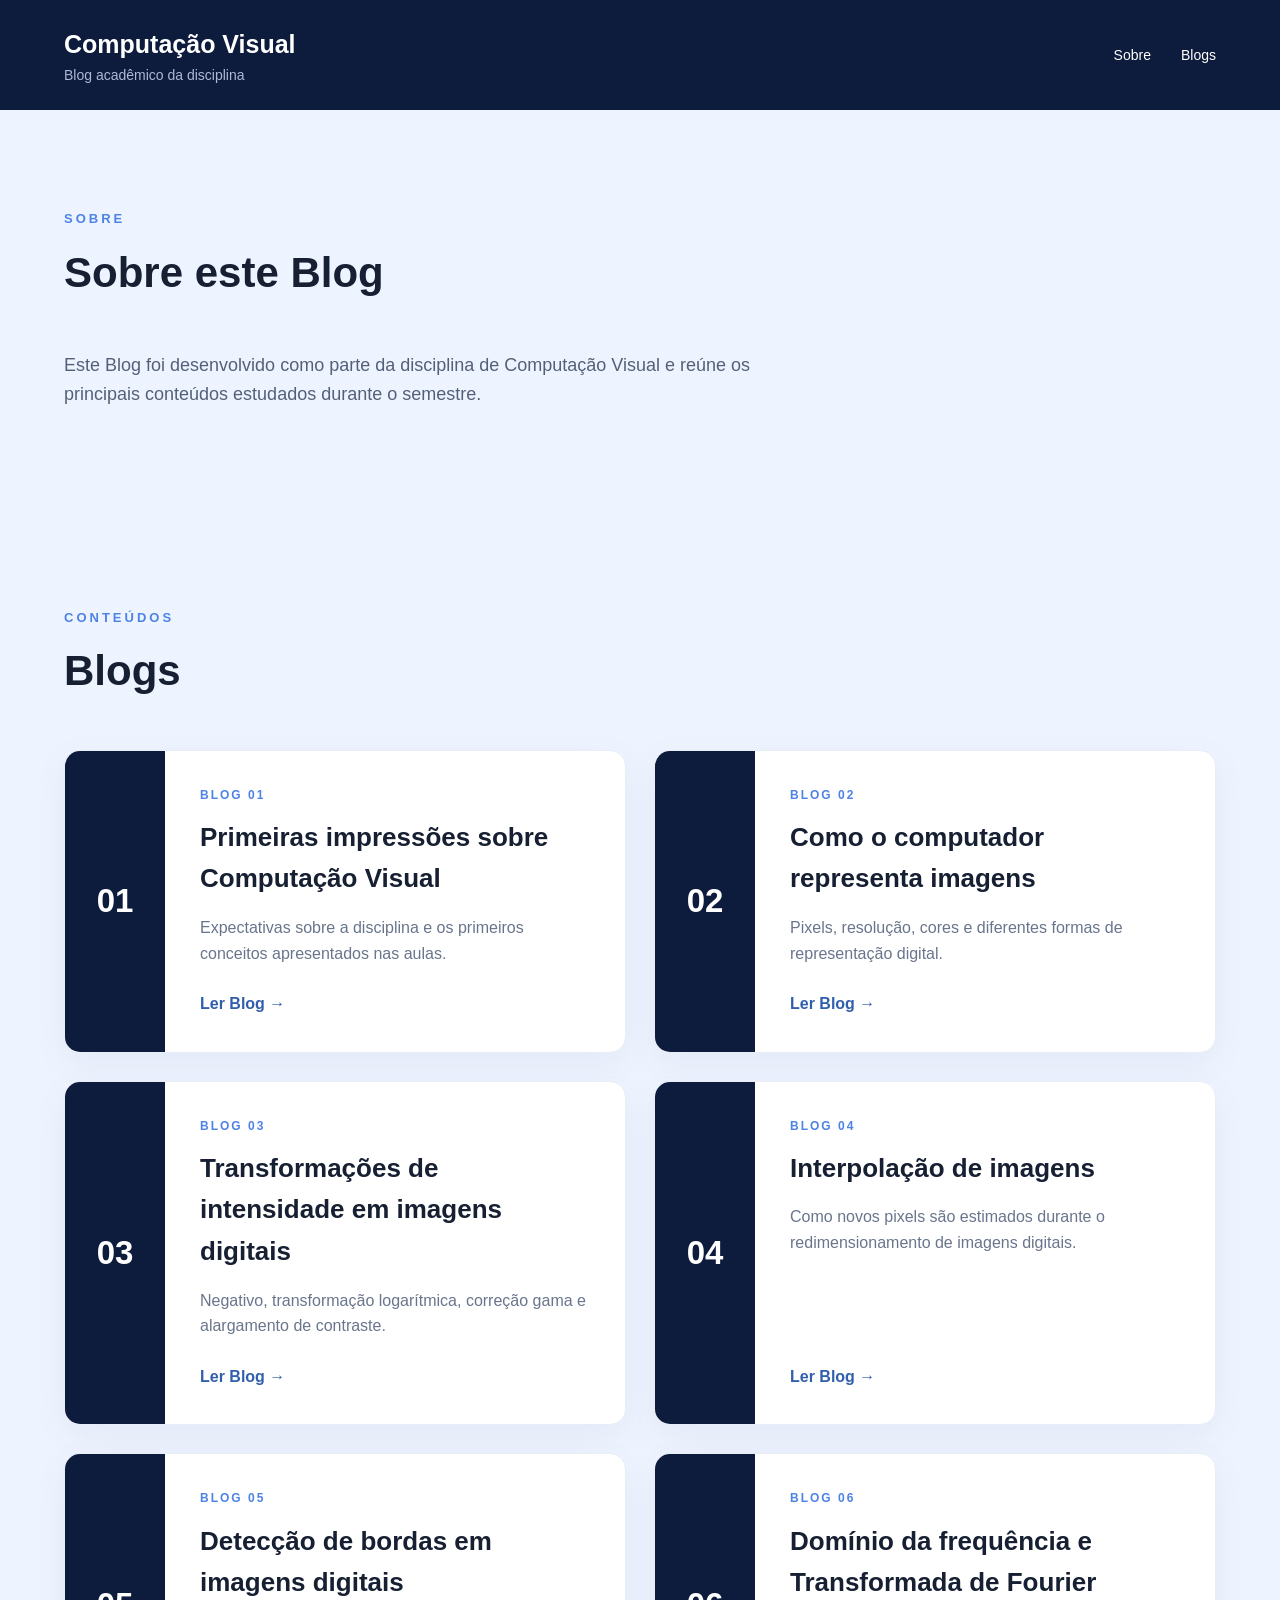
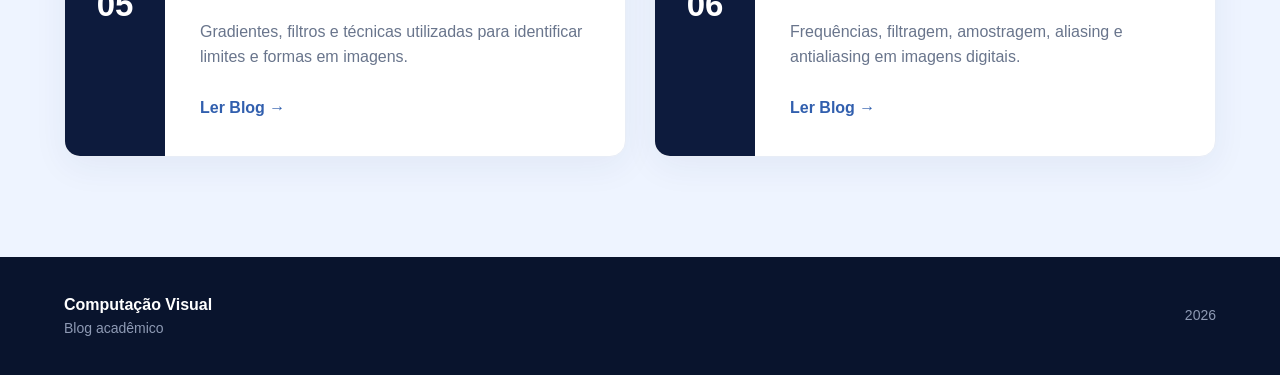
<file: index.html>
<!DOCTYPE html>
<html lang="pt-br">

<head>
    <meta charset="UTF-8">
    <meta name="viewport" content="width=device-width, initial-scale=1.0">

    <title>Computação Visual</title>

    <link rel="stylesheet" href="style.css">
</head>

<body>

    <header class="topo">
        <div class="container topo-conteudo">

            <div class="marca">
                <h1>Computação Visual</h1>
                <p>Blog acadêmico da disciplina</p>
            </div>

            <nav>
                
                <a href="#sobre">Sobre</a>
                <a href="#blogs">Blogs</a>
            </nav>

        </div>
    </header>


    <main>

        

        <section id="sobre" class="sobre">

            <div class="container">

                <div class="titulo-secao">
                    <span>SOBRE</span>
                    <h2>Sobre este Blog</h2>
                </div>

                <div class="sobre-conteudo">

    <p>
        Este Blog foi desenvolvido como parte da disciplina
        de Computação Visual e reúne os principais conteúdos
        estudados durante o semestre.
    </p>

</div>

            </div>

        </section>


        <section id="blogs" class="secao-blogs">

            <div class="container">

                <div class="titulo-secao">
                    <span>CONTEÚDOS</span>
                    <h2>Blogs</h2>
                </div>


                <div class="grid-blogs">


                    <article class="card-blog">

                        <div class="numero-blog">
                            01
                        </div>

                        <div class="card-conteudo">

                            <span class="categoria">
                                BLOG 01
                            </span>

                            <h3>
                                Primeiras impressões sobre Computação Visual
                            </h3>

                            <p>
                                Expectativas sobre a disciplina e os primeiros conceitos
            apresentados nas aulas.
                            </p>

                            <a href="blog1.html">
                                Ler Blog →
                            </a>

                        </div>

                    </article>


                   <article class="card-blog">

    <div class="numero-blog">
        02
    </div>

    <div class="card-conteudo">

        <span class="categoria">
            BLOG 02
        </span>

        <h3>
            Como o computador representa imagens
        </h3>

        <p>
            Pixels, resolução, cores e diferentes formas de representação digital.
        </p>

        <a href="blog2.html">
            Ler Blog →
        </a>

    </div>

</article>

              <article class="card-blog">

    <div class="numero-blog">
        03
    </div>

    <div class="card-conteudo">

        <span class="categoria">
            BLOG 03
        </span>

        <h3>
            Transformações de intensidade em imagens digitais
        </h3>

        <p>
            Negativo, transformação logarítmica, correção gama
            e alargamento de contraste.
        </p>

        <a href="blog3.html">
            Ler Blog →
        </a>

    </div>

</article>


                    <article class="card-blog">

    <div class="numero-blog">
        04
    </div>

    <div class="card-conteudo">

        <span class="categoria">
            BLOG 04
        </span>

        <h3>
            Interpolação de imagens
        </h3>

        <p>
            Como novos pixels são estimados durante
            o redimensionamento de imagens digitais.
        </p>

        <a href="blog4.html">
            Ler Blog →
        </a>

    </div>

</article>

<article class="card-blog">

    <div class="numero-blog">
        05
    </div>

    <div class="card-conteudo">

        <span class="categoria">
            BLOG 05
        </span>

        <h3>
            Detecção de bordas em imagens digitais
        </h3>

        <p>
            Gradientes, filtros e técnicas utilizadas para
            identificar limites e formas em imagens.
        </p>

        <a href="blog5.html">
            Ler Blog →
        </a>

    </div>

</article>             

                    <article class="card-blog">

    <div class="numero-blog">
        06
    </div>

    <div class="card-conteudo">

        <span class="categoria">
            BLOG 06
        </span>

        <h3>
            Domínio da frequência e Transformada de Fourier
        </h3>

        <p>
            Frequências, filtragem, amostragem, aliasing
            e antialiasing em imagens digitais.
        </p>

        <a href="blog6.html">
            Ler Blog →
        </a>

    </div>

</article>

                </div>

            </div>

        </section>

    </main>


    <footer>

        <div class="container rodape-conteudo">

            <div>
                <strong>Computação Visual</strong>
                <p>Blog acadêmico</p>
            </div>

            <p>
                2026
            </p>

        </div>

    </footer>


</body>

</html>
</file>
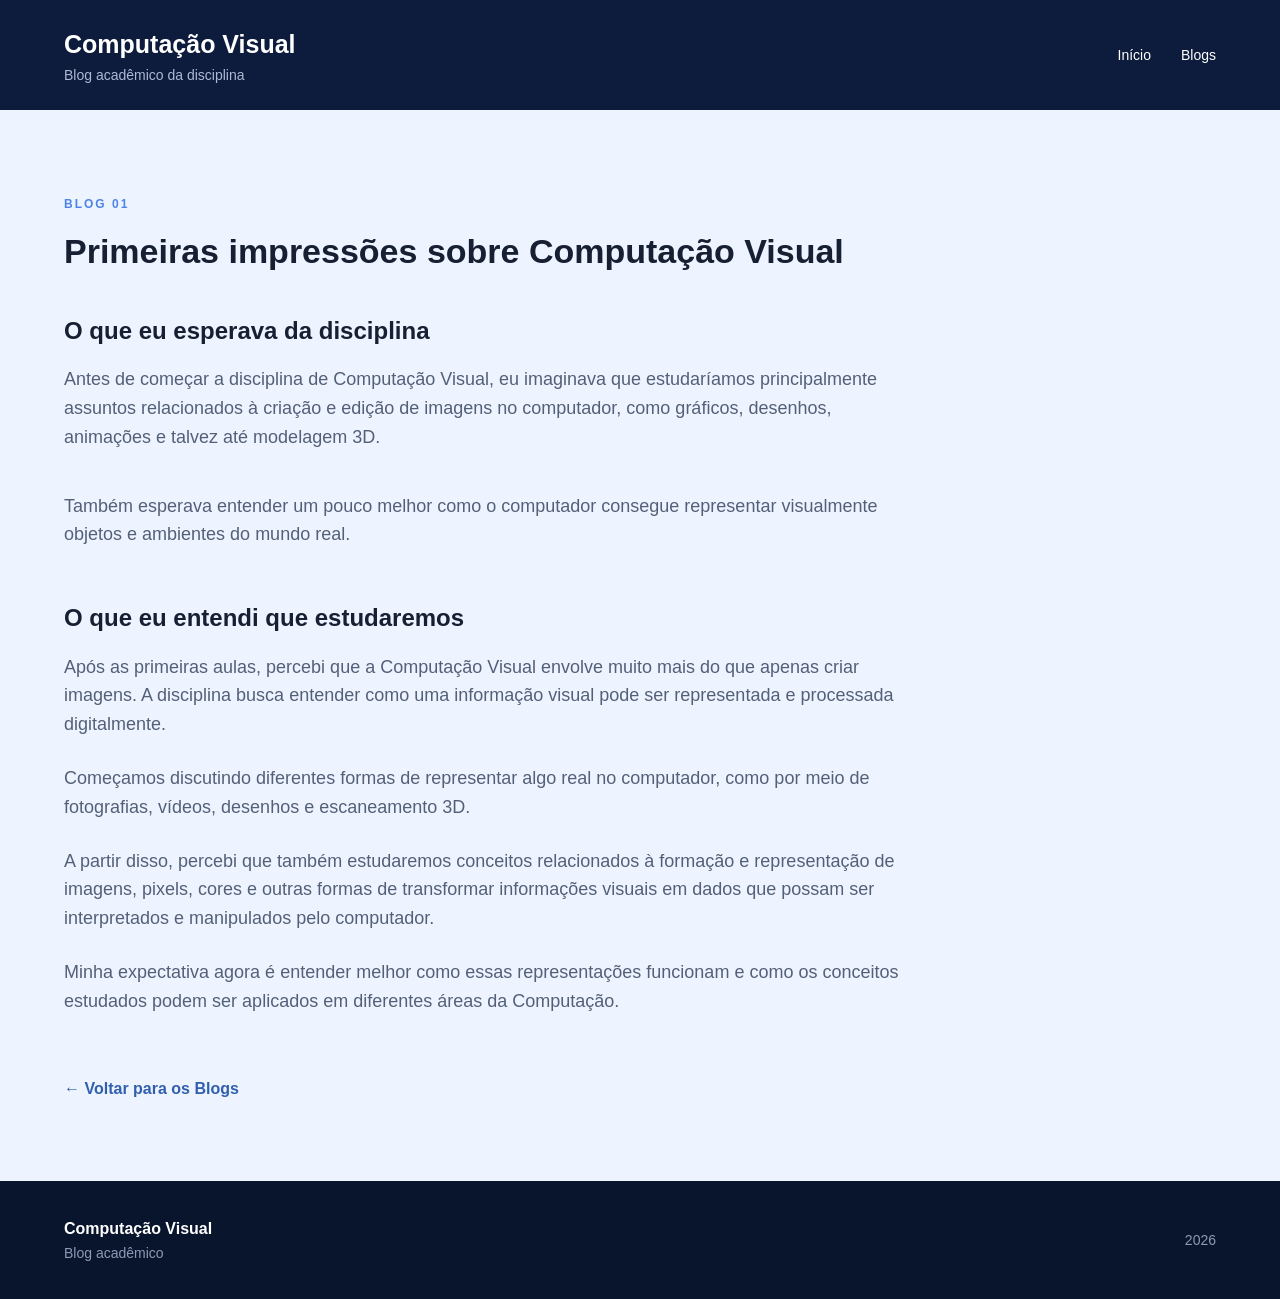
<file: blog1.html>
<!DOCTYPE html>
<html lang="pt-br">

<head>
    <meta charset="UTF-8">
    <meta name="viewport" content="width=device-width, initial-scale=1.0">

    <title>Blog 01 | Computação Visual</title>

    <link rel="stylesheet" href="style.css?v=4">
</head>

<body>

    <header class="topo">
        <div class="container topo-conteudo">

            <div class="marca">
                <h1>Computação Visual</h1>
                <p>Blog acadêmico da disciplina</p>
            </div>

            <nav>
                <a href="index.html">Início</a>
                <a href="index.html#blogs">Blogs</a>
            </nav>

        </div>
    </header>


    <main class="container">

        <section style="padding: 80px 0; max-width: 850px;">

            <span class="categoria">BLOG 01</span>

         <h1 style="font-size: 34px; line-height: 1.2; margin: 15px 0 40px;">
    Primeiras impressões sobre Computação Visual
</h1>


            <h2 style="margin-bottom: 15px;">
                O que eu esperava da disciplina
            </h2>

            <p style="font-size: 18px; color: #536078; margin-bottom: 40px;">
                Antes de começar a disciplina de Computação Visual, eu imaginava
                que estudaríamos principalmente assuntos relacionados à criação
                e edição de imagens no computador, como gráficos, desenhos,
                animações e talvez até modelagem 3D.
            </p>

            <p style="font-size: 18px; color: #536078; margin-bottom: 50px;">
                Também esperava entender um pouco melhor como o computador
                consegue representar visualmente objetos e ambientes do mundo real.
            </p>


            <h2 style="margin-bottom: 15px;">
                O que eu entendi que estudaremos
            </h2>

            <p style="font-size: 18px; color: #536078; margin-bottom: 25px;">
                Após as primeiras aulas, percebi que a Computação Visual envolve
                muito mais do que apenas criar imagens. A disciplina busca entender
                como uma informação visual pode ser representada e processada
                digitalmente.
            </p>

            <p style="font-size: 18px; color: #536078; margin-bottom: 25px;">
                Começamos discutindo diferentes formas de representar algo real
                no computador, como por meio de fotografias, vídeos, desenhos e
                escaneamento 3D.
            </p>

            <p style="font-size: 18px; color: #536078; margin-bottom: 25px;">
                A partir disso, percebi que também estudaremos conceitos relacionados
                à formação e representação de imagens, pixels, cores e outras formas
                de transformar informações visuais em dados que possam ser
                interpretados e manipulados pelo computador.
            </p>

            <p style="font-size: 18px; color: #536078;">
                Minha expectativa agora é entender melhor como essas representações
                funcionam e como os conceitos estudados podem ser aplicados em
                diferentes áreas da Computação.
            </p>


            <a
                href="index.html#blogs"
                style="
                    display: inline-block;
                    margin-top: 60px;
                    color: #315fae;
                    text-decoration: none;
                    font-weight: bold;
                "
            >
                ← Voltar para os Blogs
            </a>

        </section>

    </main>


    <footer>
        <div class="container rodape-conteudo">

            <div>
                <strong>Computação Visual</strong>
                <p>Blog acadêmico</p>
            </div>

            <p>2026</p>

        </div>
    </footer>

</body>

</html>
</file>
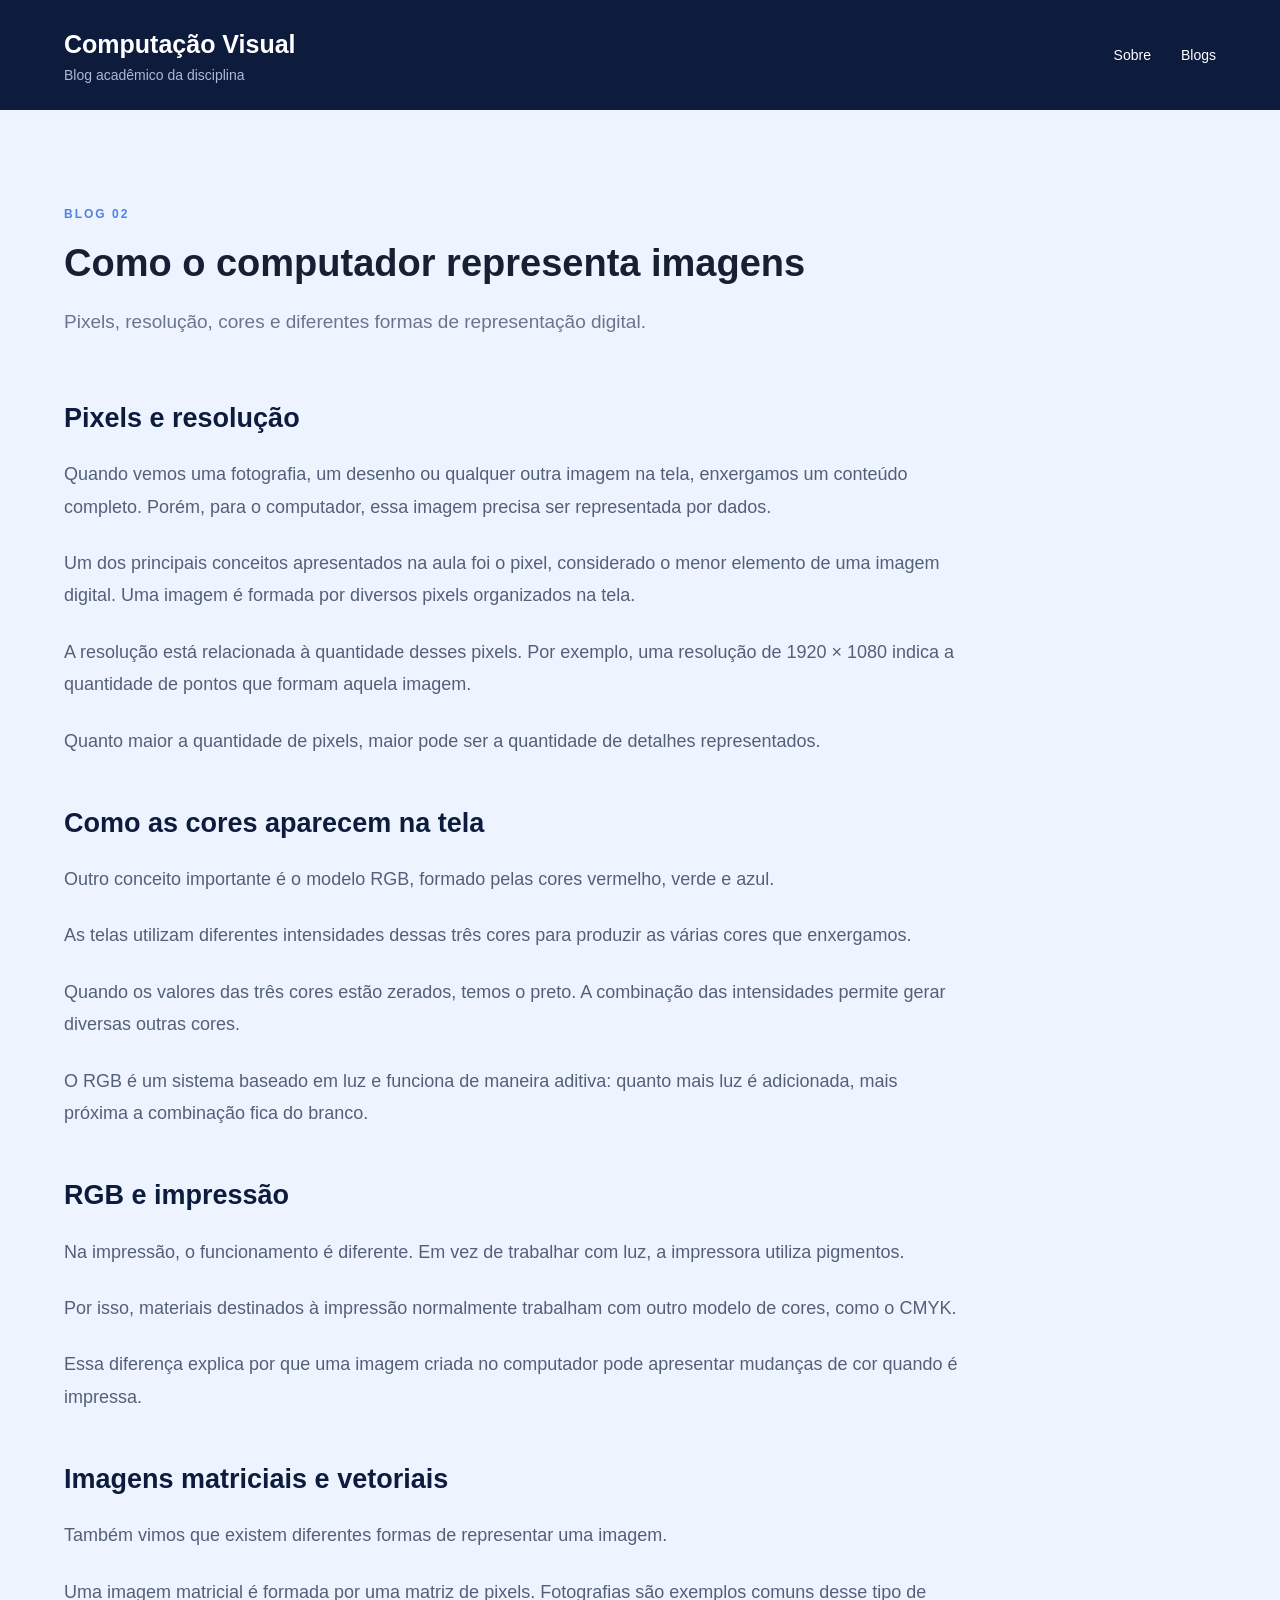
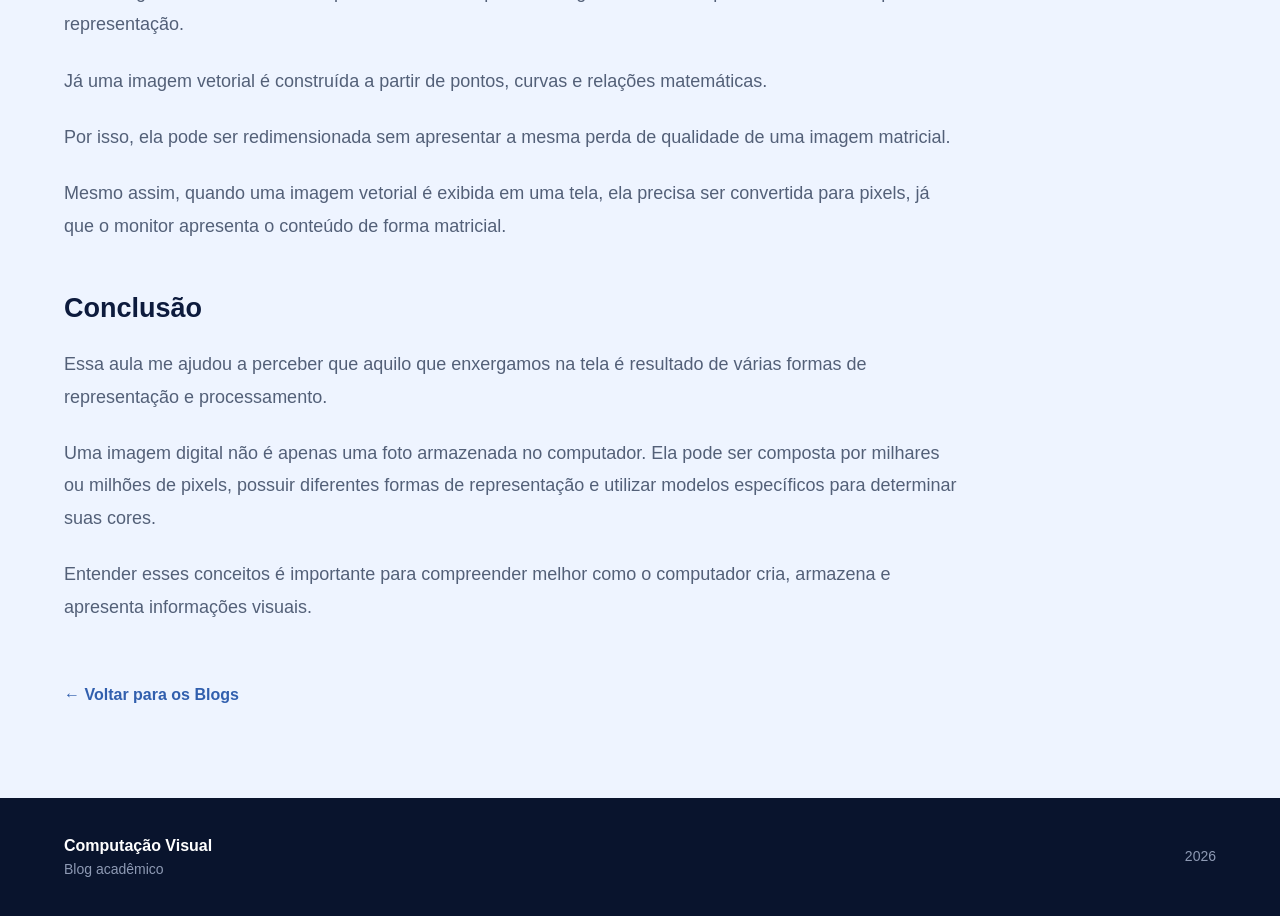
<file: blog2.html>
<!DOCTYPE html>
<html lang="pt-br">

<head>
    <meta charset="UTF-8">
    <meta name="viewport" content="width=device-width, initial-scale=1.0">

    <title>Blog 02 | Computação Visual</title>

    <link rel="stylesheet" href="style.css?v=6">
</head>

<body>

    <header class="topo">
        <div class="container topo-conteudo">

            <div class="marca">
                <h1>Computação Visual</h1>
                <p>Blog acadêmico da disciplina</p>
            </div>

            <nav>
                <a href="index.html#sobre">Sobre</a>
                <a href="index.html#blogs">Blogs</a>
            </nav>

        </div>
    </header>

    <main class="container">

        <section class="post-pagina">

            <div class="post-cabecalho">

                <span class="categoria">
                    BLOG 02
                </span>

                <h1>
                    Como o computador representa imagens
                </h1>

                <p class="post-subtitulo">
                    Pixels, resolução, cores e diferentes formas de representação digital.
                </p>

            </div>

            <article>

                <h2>
                    Pixels e resolução
                </h2>

                <p>
                    Quando vemos uma fotografia, um desenho ou qualquer outra imagem
                    na tela, enxergamos um conteúdo completo. Porém, para o computador,
                    essa imagem precisa ser representada por dados.
                </p>

                <p>
                    Um dos principais conceitos apresentados na aula foi o pixel,
                    considerado o menor elemento de uma imagem digital. Uma imagem
                    é formada por diversos pixels organizados na tela.
                </p>

                <p>
                    A resolução está relacionada à quantidade desses pixels. Por
                    exemplo, uma resolução de 1920 × 1080 indica a quantidade de
                    pontos que formam aquela imagem.
                </p>

                <p>
                    Quanto maior a quantidade de pixels, maior pode ser a quantidade
                    de detalhes representados.
                </p>

                <h2>
                    Como as cores aparecem na tela
                </h2>

                <p>
                    Outro conceito importante é o modelo RGB, formado pelas cores
                    vermelho, verde e azul.
                </p>

                <p>
                    As telas utilizam diferentes intensidades dessas três cores
                    para produzir as várias cores que enxergamos.
                </p>

                <p>
                    Quando os valores das três cores estão zerados, temos o preto.
                    A combinação das intensidades permite gerar diversas outras cores.
                </p>

                <p>
                    O RGB é um sistema baseado em luz e funciona de maneira aditiva:
                    quanto mais luz é adicionada, mais próxima a combinação fica do branco.
                </p>

                <h2>
                    RGB e impressão
                </h2>

                <p>
                    Na impressão, o funcionamento é diferente. Em vez de trabalhar
                    com luz, a impressora utiliza pigmentos.
                </p>

                <p>
                    Por isso, materiais destinados à impressão normalmente trabalham
                    com outro modelo de cores, como o CMYK.
                </p>

                <p>
                    Essa diferença explica por que uma imagem criada no computador
                    pode apresentar mudanças de cor quando é impressa.
                </p>

                <h2>
                    Imagens matriciais e vetoriais
                </h2>

                <p>
                    Também vimos que existem diferentes formas de representar uma imagem.
                </p>

                <p>
                    Uma imagem matricial é formada por uma matriz de pixels.
                    Fotografias são exemplos comuns desse tipo de representação.
                </p>

                <p>
                    Já uma imagem vetorial é construída a partir de pontos, curvas
                    e relações matemáticas.
                </p>

                <p>
                    Por isso, ela pode ser redimensionada sem apresentar a mesma
                    perda de qualidade de uma imagem matricial.
                </p>

                <p>
                    Mesmo assim, quando uma imagem vetorial é exibida em uma tela,
                    ela precisa ser convertida para pixels, já que o monitor apresenta
                    o conteúdo de forma matricial.
                </p>

                <h2>
                    Conclusão
                </h2>

                <p>
                    Essa aula me ajudou a perceber que aquilo que enxergamos na tela
                    é resultado de várias formas de representação e processamento.
                </p>

                <p>
                    Uma imagem digital não é apenas uma foto armazenada no computador.
                    Ela pode ser composta por milhares ou milhões de pixels, possuir
                    diferentes formas de representação e utilizar modelos específicos
                    para determinar suas cores.
                </p>

                <p>
                    Entender esses conceitos é importante para compreender melhor
                    como o computador cria, armazena e apresenta informações visuais.
                </p>

                <a href="index.html#blogs" class="voltar-blog">
                    ← Voltar para os Blogs
                </a>

            </article>

        </section>

    </main>

    <footer>
        <div class="container rodape-conteudo">

            <div>
                <strong>Computação Visual</strong>
                <p>Blog acadêmico</p>
            </div>

            <p>2026</p>

        </div>
    </footer>

</body>

</html>
    </footer>

</body>

</html>
</file>
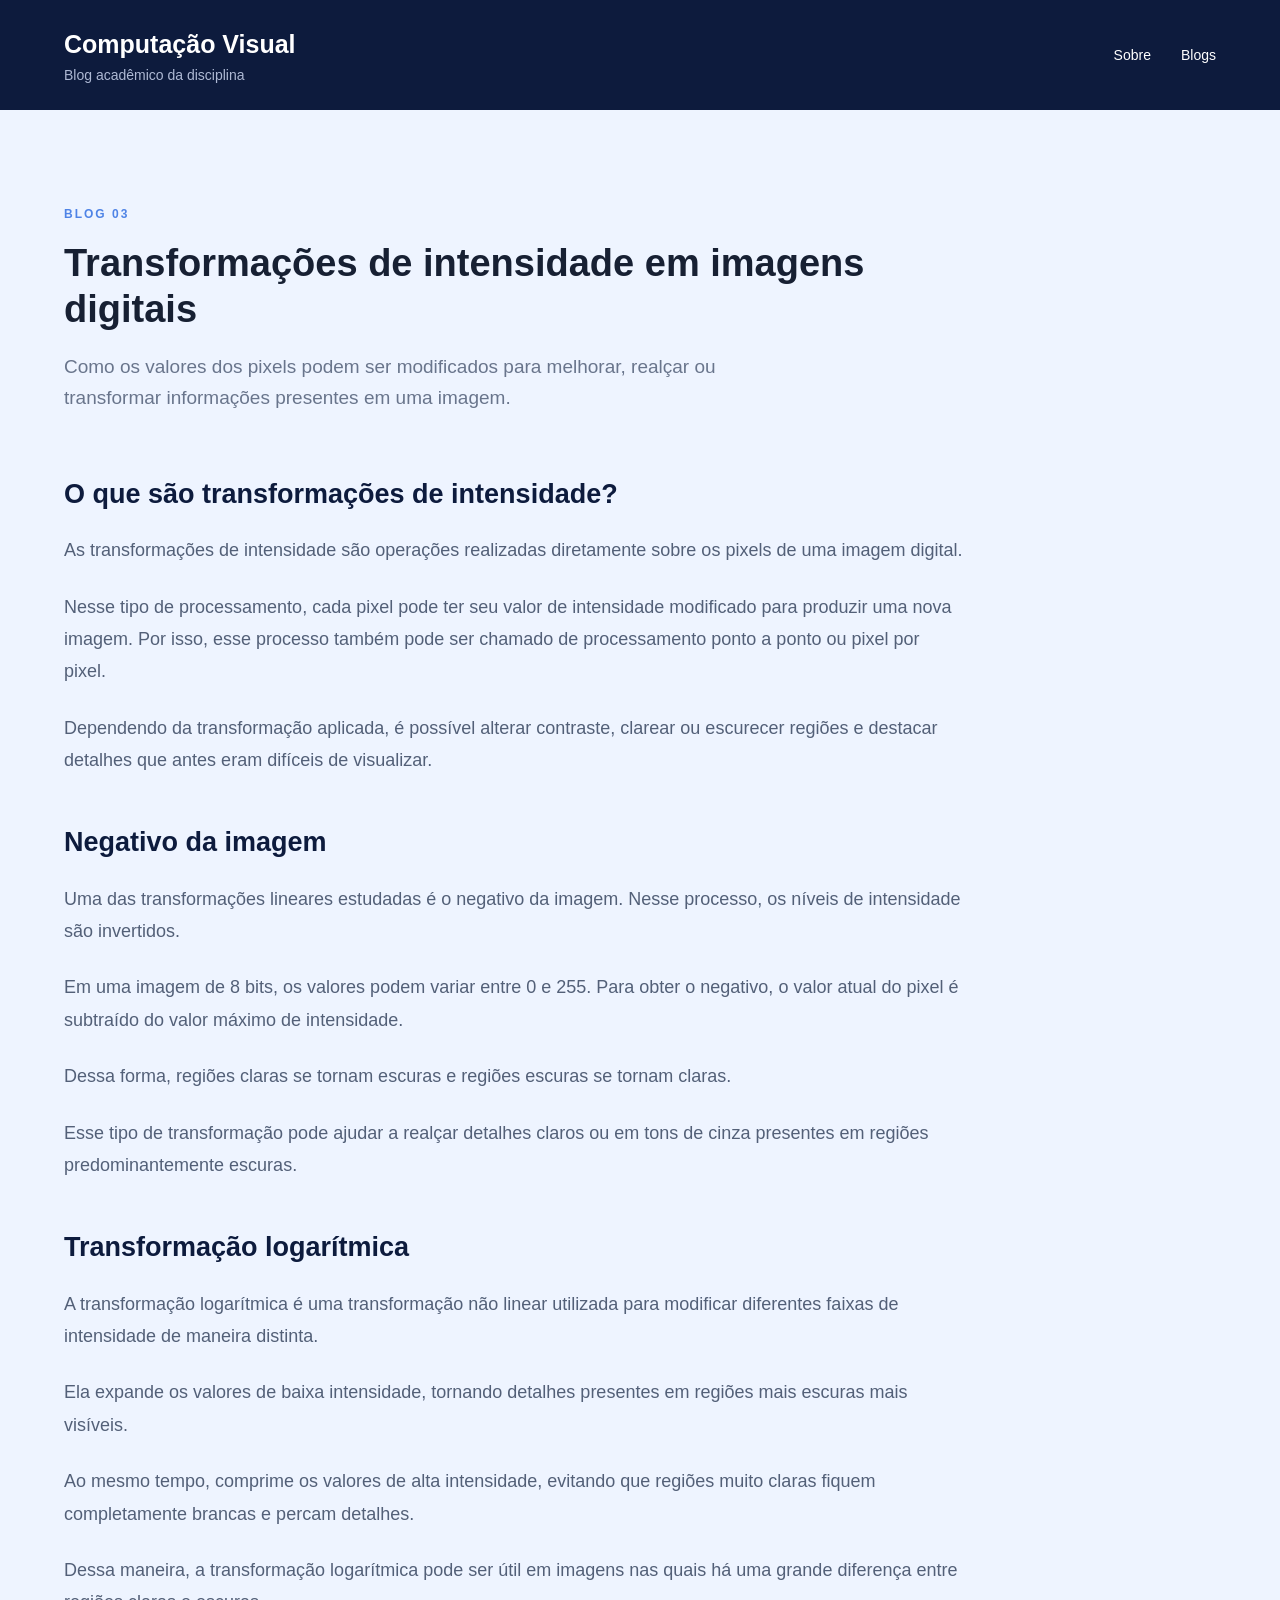
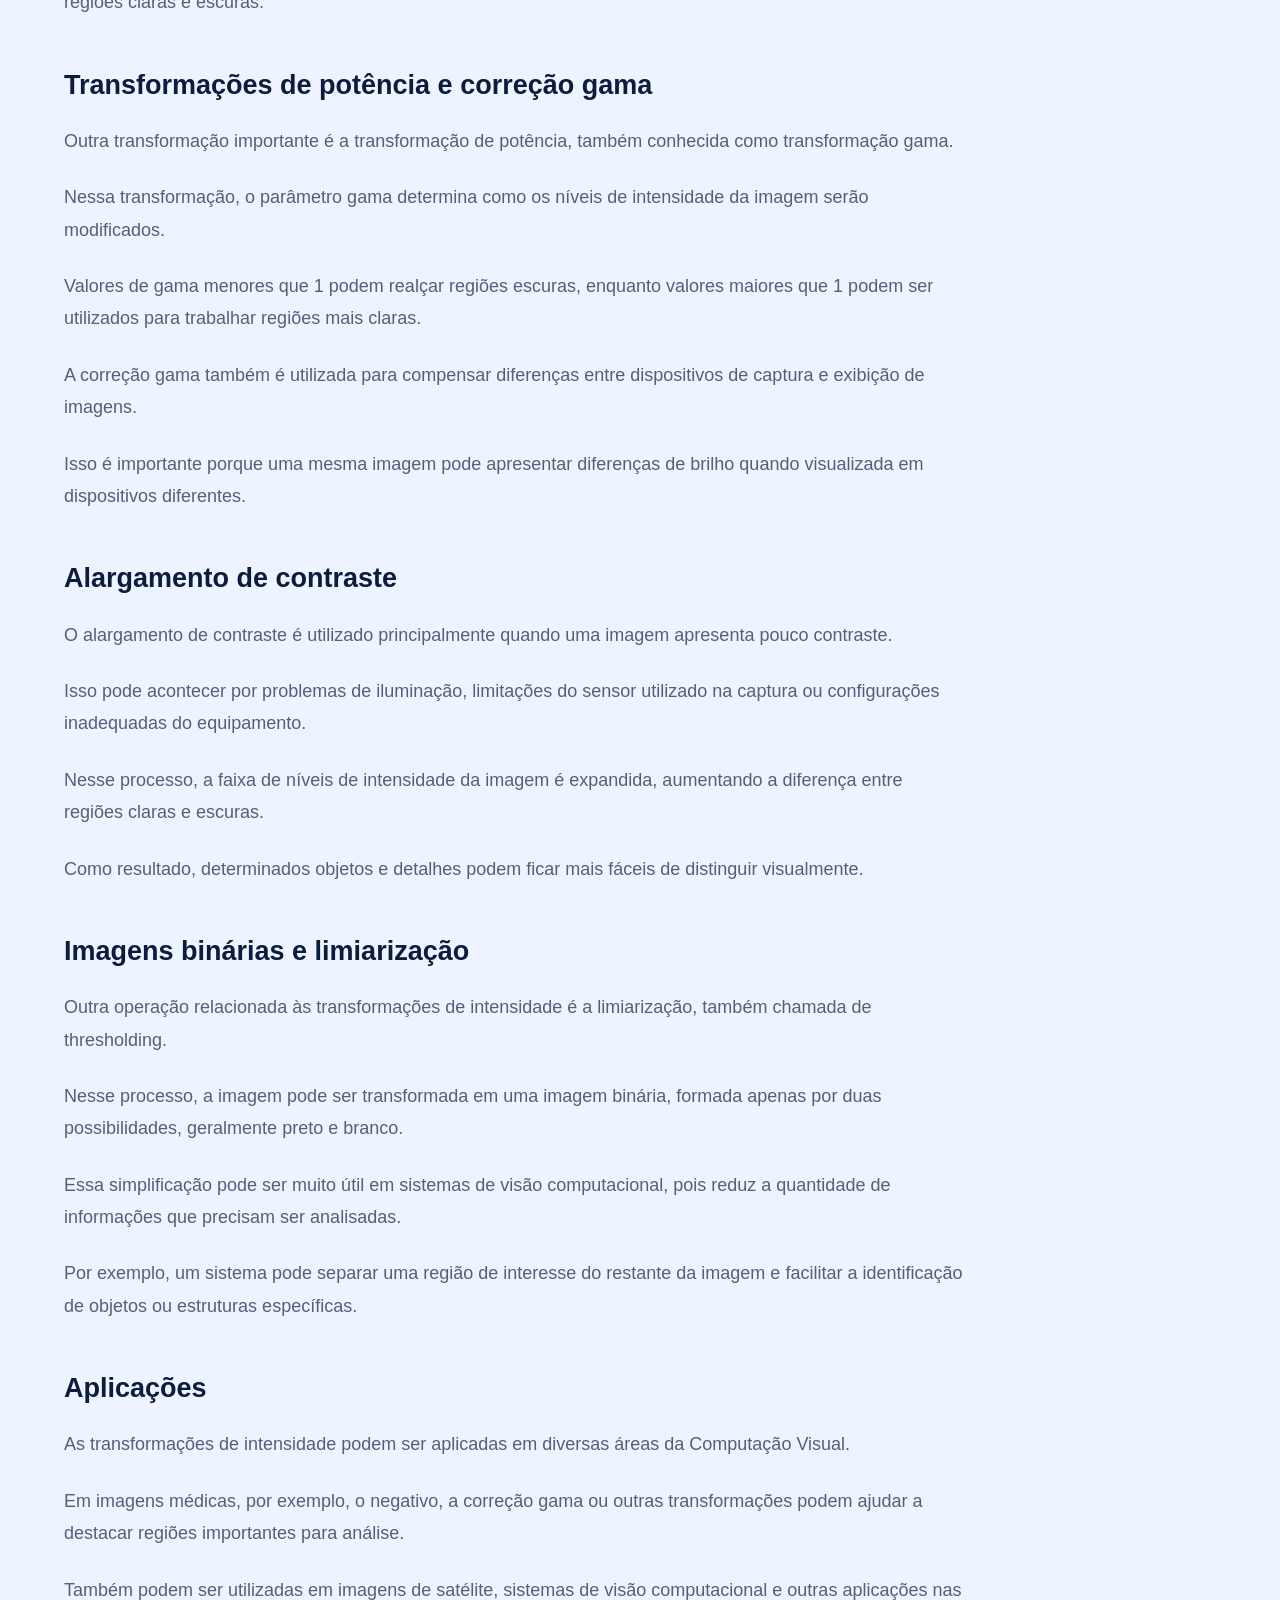
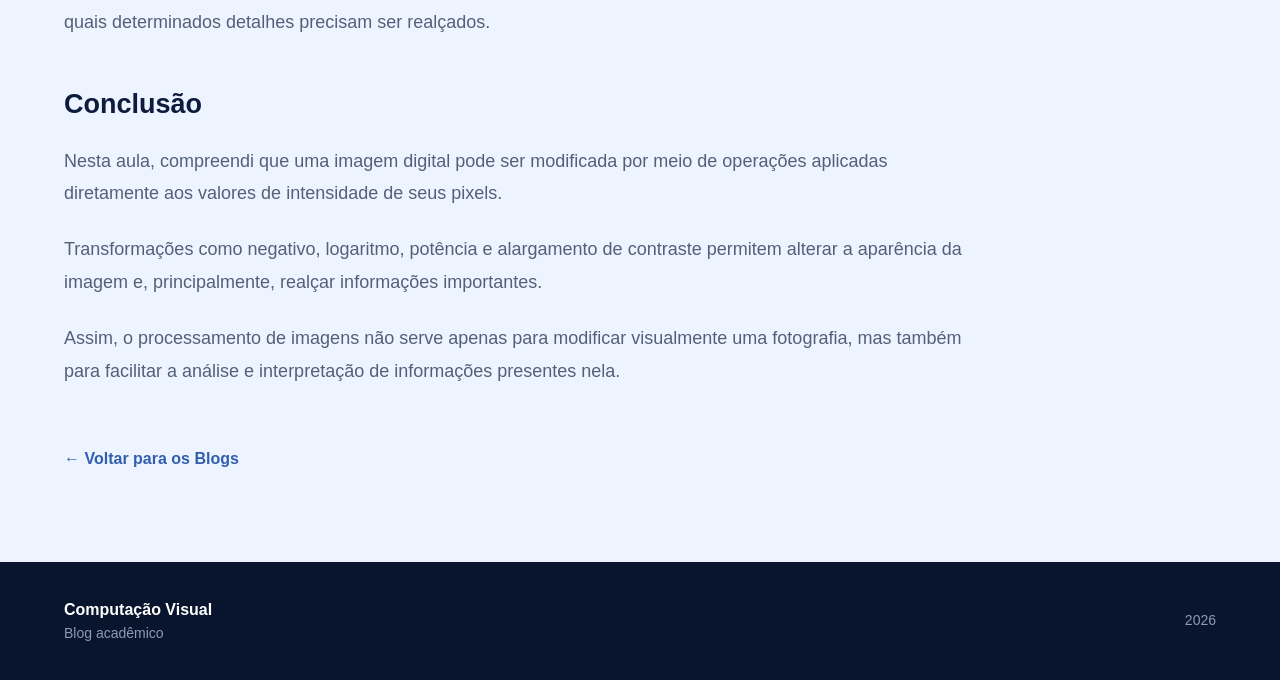
<file: blog3.html>
<!DOCTYPE html>
<html lang="pt-br">

<head>
    <meta charset="UTF-8">
    <meta name="viewport" content="width=device-width, initial-scale=1.0">

    <title>Blog 03 | Computação Visual</title>

    <link rel="stylesheet" href="style.css?v=8">
</head>

<body>

    <header class="topo">
        <div class="container topo-conteudo">

            <div class="marca">
                <h1>Computação Visual</h1>
                <p>Blog acadêmico da disciplina</p>
            </div>

            <nav>
                <a href="index.html#sobre">Sobre</a>
                <a href="index.html#blogs">Blogs</a>
            </nav>

        </div>
    </header>


    <main class="container">

        <section class="post-pagina">

            <div class="post-cabecalho">

                <span class="categoria">
                    BLOG 03
                </span>

                <h1>
                    Transformações de intensidade em imagens digitais
                </h1>

                <p class="post-subtitulo">
                    Como os valores dos pixels podem ser modificados para melhorar,
                    realçar ou transformar informações presentes em uma imagem.
                </p>

            </div>


            <article>

                <h2>
                    O que são transformações de intensidade?
                </h2>

                <p>
                    As transformações de intensidade são operações realizadas
                    diretamente sobre os pixels de uma imagem digital.
                </p>

                <p>
                    Nesse tipo de processamento, cada pixel pode ter seu valor
                    de intensidade modificado para produzir uma nova imagem.
                    Por isso, esse processo também pode ser chamado de processamento
                    ponto a ponto ou pixel por pixel.
                </p>

                <p>
                    Dependendo da transformação aplicada, é possível alterar
                    contraste, clarear ou escurecer regiões e destacar detalhes
                    que antes eram difíceis de visualizar.
                </p>


                <h2>
                    Negativo da imagem
                </h2>

                <p>
                    Uma das transformações lineares estudadas é o negativo da imagem.
                    Nesse processo, os níveis de intensidade são invertidos.
                </p>

                <p>
                    Em uma imagem de 8 bits, os valores podem variar entre 0 e 255.
                    Para obter o negativo, o valor atual do pixel é subtraído do valor
                    máximo de intensidade.
                </p>

                <p>
                    Dessa forma, regiões claras se tornam escuras e regiões escuras
                    se tornam claras.
                </p>

                <p>
                    Esse tipo de transformação pode ajudar a realçar detalhes claros
                    ou em tons de cinza presentes em regiões predominantemente escuras.
                </p>


                <h2>
                    Transformação logarítmica
                </h2>

                <p>
                    A transformação logarítmica é uma transformação não linear
                    utilizada para modificar diferentes faixas de intensidade
                    de maneira distinta.
                </p>

                <p>
                    Ela expande os valores de baixa intensidade, tornando detalhes
                    presentes em regiões mais escuras mais visíveis.
                </p>

                <p>
                    Ao mesmo tempo, comprime os valores de alta intensidade,
                    evitando que regiões muito claras fiquem completamente brancas
                    e percam detalhes.
                </p>

                <p>
                    Dessa maneira, a transformação logarítmica pode ser útil em imagens
                    nas quais há uma grande diferença entre regiões claras e escuras.
                </p>


                <h2>
                    Transformações de potência e correção gama
                </h2>

                <p>
                    Outra transformação importante é a transformação de potência,
                    também conhecida como transformação gama.
                </p>

                <p>
                    Nessa transformação, o parâmetro gama determina como os níveis
                    de intensidade da imagem serão modificados.
                </p>

                <p>
                    Valores de gama menores que 1 podem realçar regiões escuras,
                    enquanto valores maiores que 1 podem ser utilizados para trabalhar
                    regiões mais claras.
                </p>

                <p>
                    A correção gama também é utilizada para compensar diferenças
                    entre dispositivos de captura e exibição de imagens.
                </p>

                <p>
                    Isso é importante porque uma mesma imagem pode apresentar
                    diferenças de brilho quando visualizada em dispositivos diferentes.
                </p>


                <h2>
                    Alargamento de contraste
                </h2>

                <p>
                    O alargamento de contraste é utilizado principalmente quando
                    uma imagem apresenta pouco contraste.
                </p>

                <p>
                    Isso pode acontecer por problemas de iluminação, limitações
                    do sensor utilizado na captura ou configurações inadequadas
                    do equipamento.
                </p>

                <p>
                    Nesse processo, a faixa de níveis de intensidade da imagem
                    é expandida, aumentando a diferença entre regiões claras
                    e escuras.
                </p>

                <p>
                    Como resultado, determinados objetos e detalhes podem ficar
                    mais fáceis de distinguir visualmente.
                </p>


                <h2>
                    Imagens binárias e limiarização
                </h2>

                <p>
                    Outra operação relacionada às transformações de intensidade
                    é a limiarização, também chamada de thresholding.
                </p>

                <p>
                    Nesse processo, a imagem pode ser transformada em uma imagem
                    binária, formada apenas por duas possibilidades, geralmente
                    preto e branco.
                </p>

                <p>
                    Essa simplificação pode ser muito útil em sistemas de visão
                    computacional, pois reduz a quantidade de informações que
                    precisam ser analisadas.
                </p>

                <p>
                    Por exemplo, um sistema pode separar uma região de interesse
                    do restante da imagem e facilitar a identificação de objetos
                    ou estruturas específicas.
                </p>


                <h2>
                    Aplicações
                </h2>

                <p>
                    As transformações de intensidade podem ser aplicadas em diversas
                    áreas da Computação Visual.
                </p>

                <p>
                    Em imagens médicas, por exemplo, o negativo, a correção gama
                    ou outras transformações podem ajudar a destacar regiões
                    importantes para análise.
                </p>

                <p>
                    Também podem ser utilizadas em imagens de satélite,
                    sistemas de visão computacional e outras aplicações nas quais
                    determinados detalhes precisam ser realçados.
                </p>


                <h2>
                    Conclusão
                </h2>

                <p>
                    Nesta aula, compreendi que uma imagem digital pode ser modificada
                    por meio de operações aplicadas diretamente aos valores de
                    intensidade de seus pixels.
                </p>

                <p>
                    Transformações como negativo, logaritmo, potência e alargamento
                    de contraste permitem alterar a aparência da imagem e,
                    principalmente, realçar informações importantes.
                </p>

                <p>
                    Assim, o processamento de imagens não serve apenas para modificar
                    visualmente uma fotografia, mas também para facilitar a análise
                    e interpretação de informações presentes nela.
                </p>


                <a href="index.html#blogs" class="voltar-blog">
                    ← Voltar para os Blogs
                </a>

            </article>

        </section>

    </main>


    <footer>

        <div class="container rodape-conteudo">

            <div>
                <strong>Computação Visual</strong>
                <p>Blog acadêmico</p>
            </div>

            <p>2026</p>

        </div>

    </footer>

</body>

</html>
    </footer>

</body>

</html>
</file>
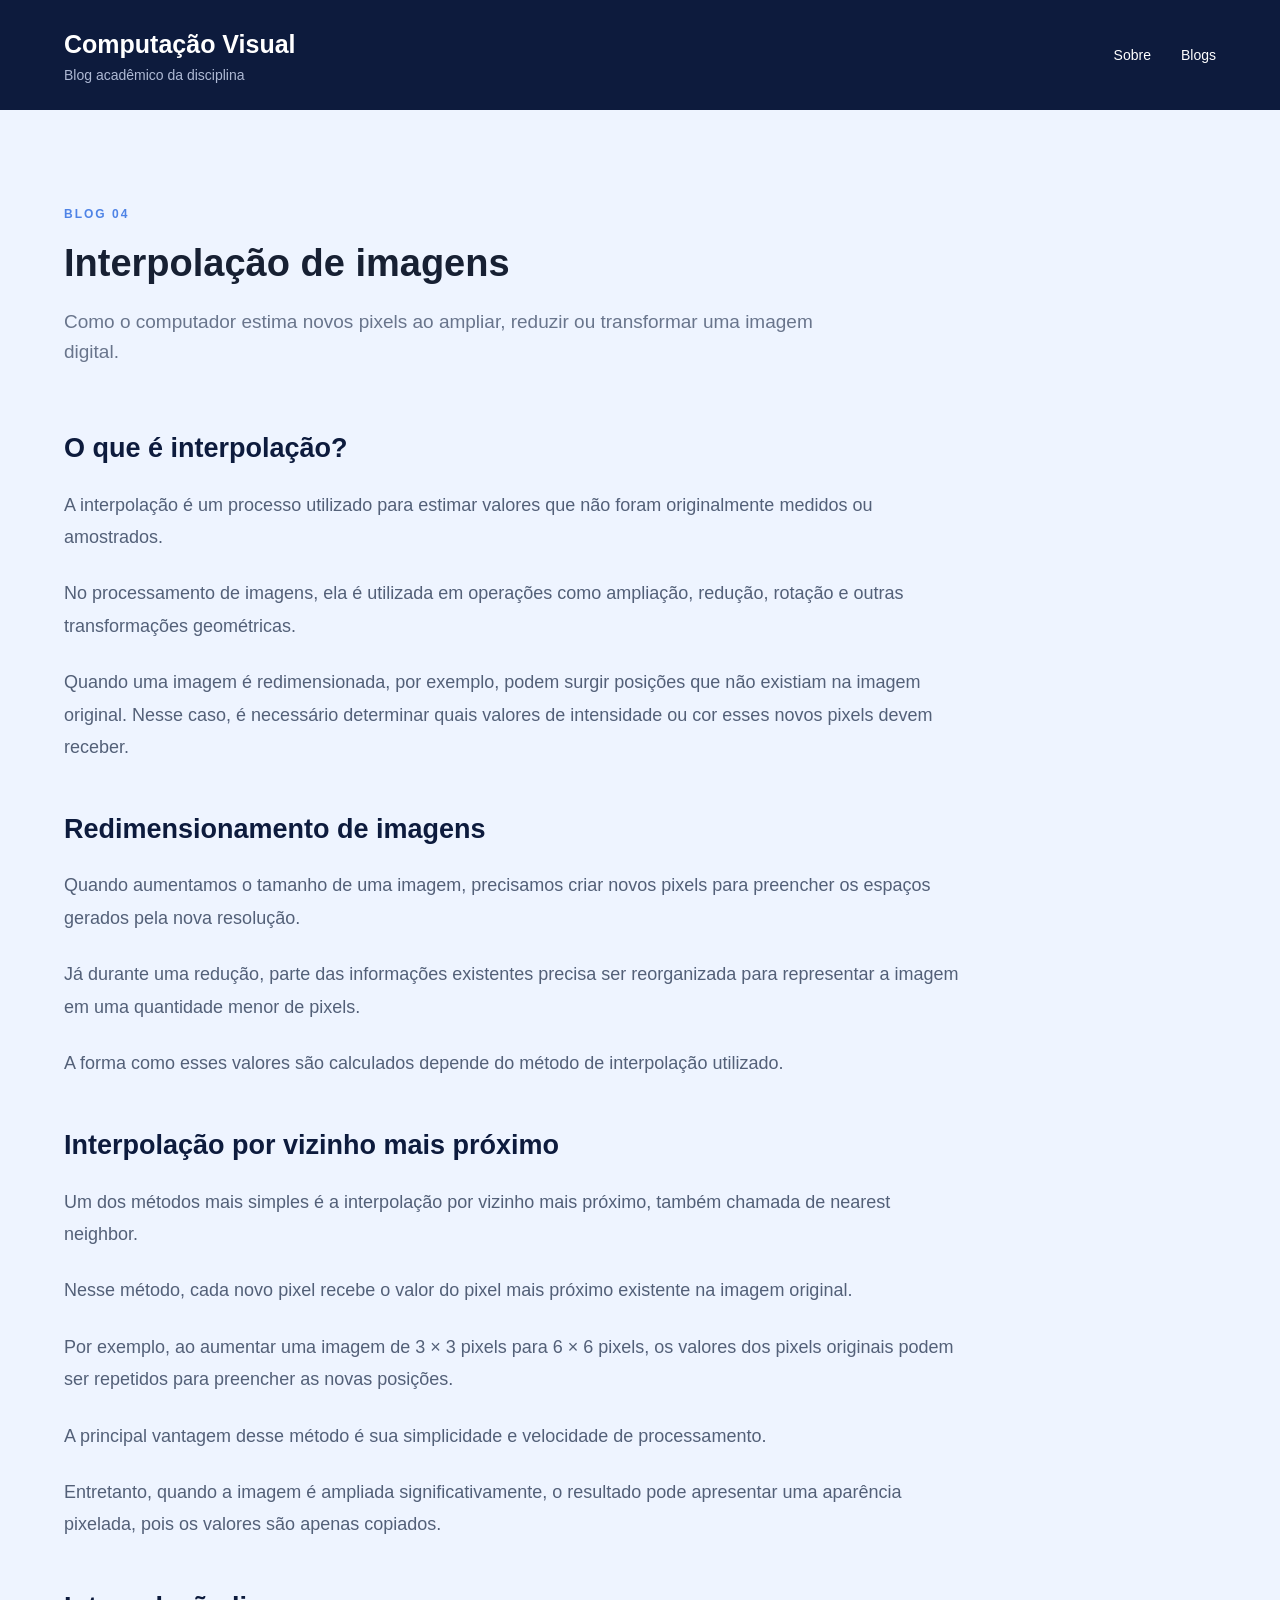
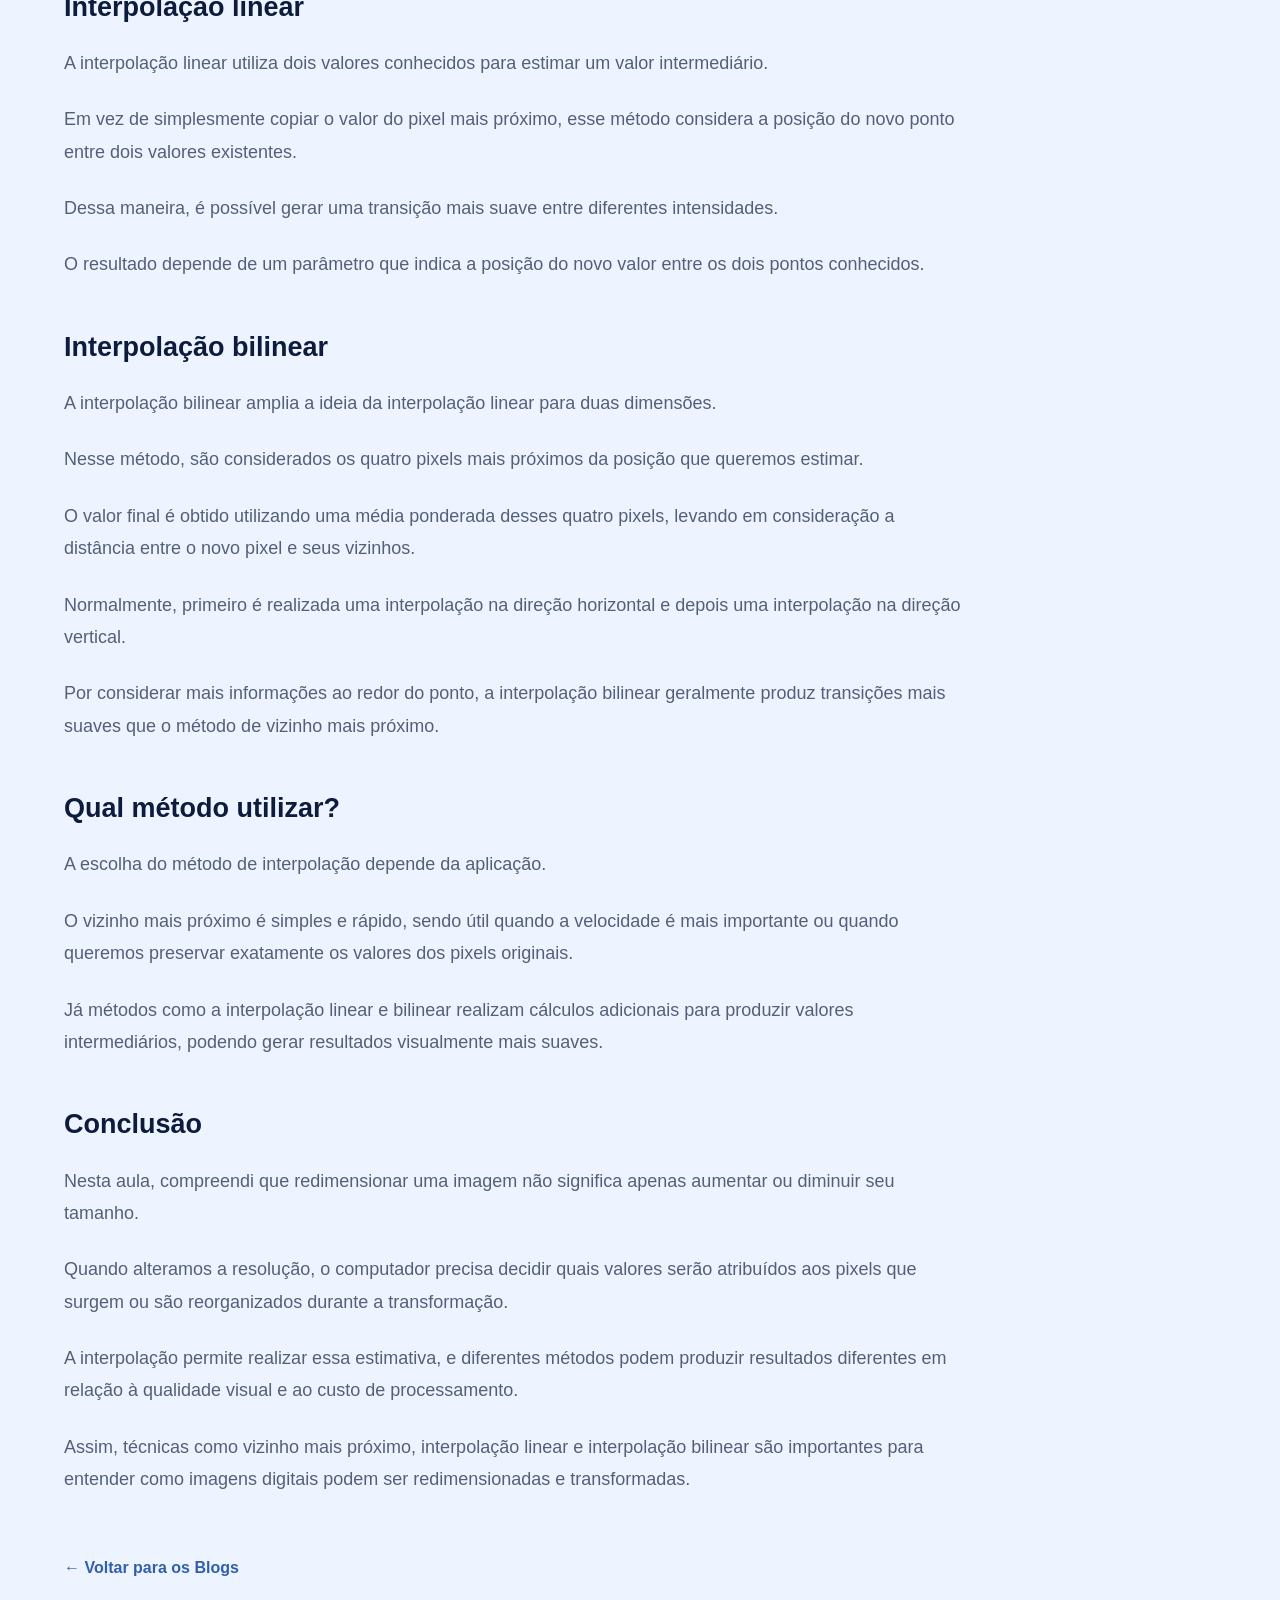
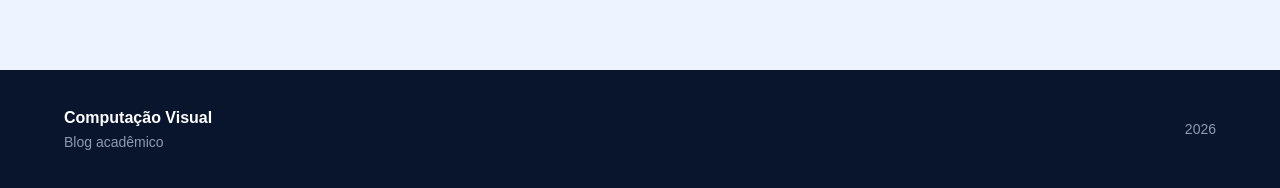
<file: blog4.html>
<!DOCTYPE html>
<html lang="pt-br">

<head>
    <meta charset="UTF-8">
    <meta name="viewport" content="width=device-width, initial-scale=1.0">

    <title>Blog 04 | Computação Visual</title>

    <link rel="stylesheet" href="style.css?v=9">
</head>

<body>

    <header class="topo">
        <div class="container topo-conteudo">

            <div class="marca">
                <h1>Computação Visual</h1>
                <p>Blog acadêmico da disciplina</p>
            </div>

            <nav>
                <a href="index.html#sobre">Sobre</a>
                <a href="index.html#blogs">Blogs</a>
            </nav>

        </div>
    </header>


    <main class="container">

        <section class="post-pagina">

            <div class="post-cabecalho">

                <span class="categoria">
                    BLOG 04
                </span>

                <h1>
                    Interpolação de imagens
                </h1>

                <p class="post-subtitulo">
                    Como o computador estima novos pixels ao ampliar,
                    reduzir ou transformar uma imagem digital.
                </p>

            </div>


            <article>

                <h2>
                    O que é interpolação?
                </h2>

                <p>
                    A interpolação é um processo utilizado para estimar valores
                    que não foram originalmente medidos ou amostrados.
                </p>

                <p>
                    No processamento de imagens, ela é utilizada em operações
                    como ampliação, redução, rotação e outras transformações
                    geométricas.
                </p>

                <p>
                    Quando uma imagem é redimensionada, por exemplo, podem surgir
                    posições que não existiam na imagem original. Nesse caso,
                    é necessário determinar quais valores de intensidade ou cor
                    esses novos pixels devem receber.
                </p>


                <h2>
                    Redimensionamento de imagens
                </h2>

                <p>
                    Quando aumentamos o tamanho de uma imagem, precisamos criar
                    novos pixels para preencher os espaços gerados pela nova resolução.
                </p>

                <p>
                    Já durante uma redução, parte das informações existentes
                    precisa ser reorganizada para representar a imagem em uma
                    quantidade menor de pixels.
                </p>

                <p>
                    A forma como esses valores são calculados depende do método
                    de interpolação utilizado.
                </p>


                <h2>
                    Interpolação por vizinho mais próximo
                </h2>

                <p>
                    Um dos métodos mais simples é a interpolação por vizinho
                    mais próximo, também chamada de nearest neighbor.
                </p>

                <p>
                    Nesse método, cada novo pixel recebe o valor do pixel mais
                    próximo existente na imagem original.
                </p>

                <p>
                    Por exemplo, ao aumentar uma imagem de 3 × 3 pixels para
                    6 × 6 pixels, os valores dos pixels originais podem ser
                    repetidos para preencher as novas posições.
                </p>

                <p>
                    A principal vantagem desse método é sua simplicidade e
                    velocidade de processamento.
                </p>

                <p>
                    Entretanto, quando a imagem é ampliada significativamente,
                    o resultado pode apresentar uma aparência pixelada,
                    pois os valores são apenas copiados.
                </p>


                <h2>
                    Interpolação linear
                </h2>

                <p>
                    A interpolação linear utiliza dois valores conhecidos para
                    estimar um valor intermediário.
                </p>

                <p>
                    Em vez de simplesmente copiar o valor do pixel mais próximo,
                    esse método considera a posição do novo ponto entre dois
                    valores existentes.
                </p>

                <p>
                    Dessa maneira, é possível gerar uma transição mais suave
                    entre diferentes intensidades.
                </p>

                <p>
                    O resultado depende de um parâmetro que indica a posição
                    do novo valor entre os dois pontos conhecidos.
                </p>


                <h2>
                    Interpolação bilinear
                </h2>

                <p>
                    A interpolação bilinear amplia a ideia da interpolação linear
                    para duas dimensões.
                </p>

                <p>
                    Nesse método, são considerados os quatro pixels mais próximos
                    da posição que queremos estimar.
                </p>

                <p>
                    O valor final é obtido utilizando uma média ponderada desses
                    quatro pixels, levando em consideração a distância entre
                    o novo pixel e seus vizinhos.
                </p>

                <p>
                    Normalmente, primeiro é realizada uma interpolação na direção
                    horizontal e depois uma interpolação na direção vertical.
                </p>

                <p>
                    Por considerar mais informações ao redor do ponto, a
                    interpolação bilinear geralmente produz transições mais suaves
                    que o método de vizinho mais próximo.
                </p>


                <h2>
                    Qual método utilizar?
                </h2>

                <p>
                    A escolha do método de interpolação depende da aplicação.
                </p>

                <p>
                    O vizinho mais próximo é simples e rápido, sendo útil quando
                    a velocidade é mais importante ou quando queremos preservar
                    exatamente os valores dos pixels originais.
                </p>

                <p>
                    Já métodos como a interpolação linear e bilinear realizam
                    cálculos adicionais para produzir valores intermediários,
                    podendo gerar resultados visualmente mais suaves.
                </p>


                <h2>
                    Conclusão
                </h2>

                <p>
                    Nesta aula, compreendi que redimensionar uma imagem não
                    significa apenas aumentar ou diminuir seu tamanho.
                </p>

                <p>
                    Quando alteramos a resolução, o computador precisa decidir
                    quais valores serão atribuídos aos pixels que surgem ou
                    são reorganizados durante a transformação.
                </p>

                <p>
                    A interpolação permite realizar essa estimativa, e diferentes
                    métodos podem produzir resultados diferentes em relação à
                    qualidade visual e ao custo de processamento.
                </p>

                <p>
                    Assim, técnicas como vizinho mais próximo, interpolação linear
                    e interpolação bilinear são importantes para entender como
                    imagens digitais podem ser redimensionadas e transformadas.
                </p>


                <a href="index.html#blogs" class="voltar-blog">
                    ← Voltar para os Blogs
                </a>

            </article>

        </section>

    </main>


    <footer>

        <div class="container rodape-conteudo">

            <div>
                <strong>Computação Visual</strong>
                <p>Blog acadêmico</p>
            </div>

            <p>2026</p>

        </div>

    </footer>

</body>

</html>
</file>
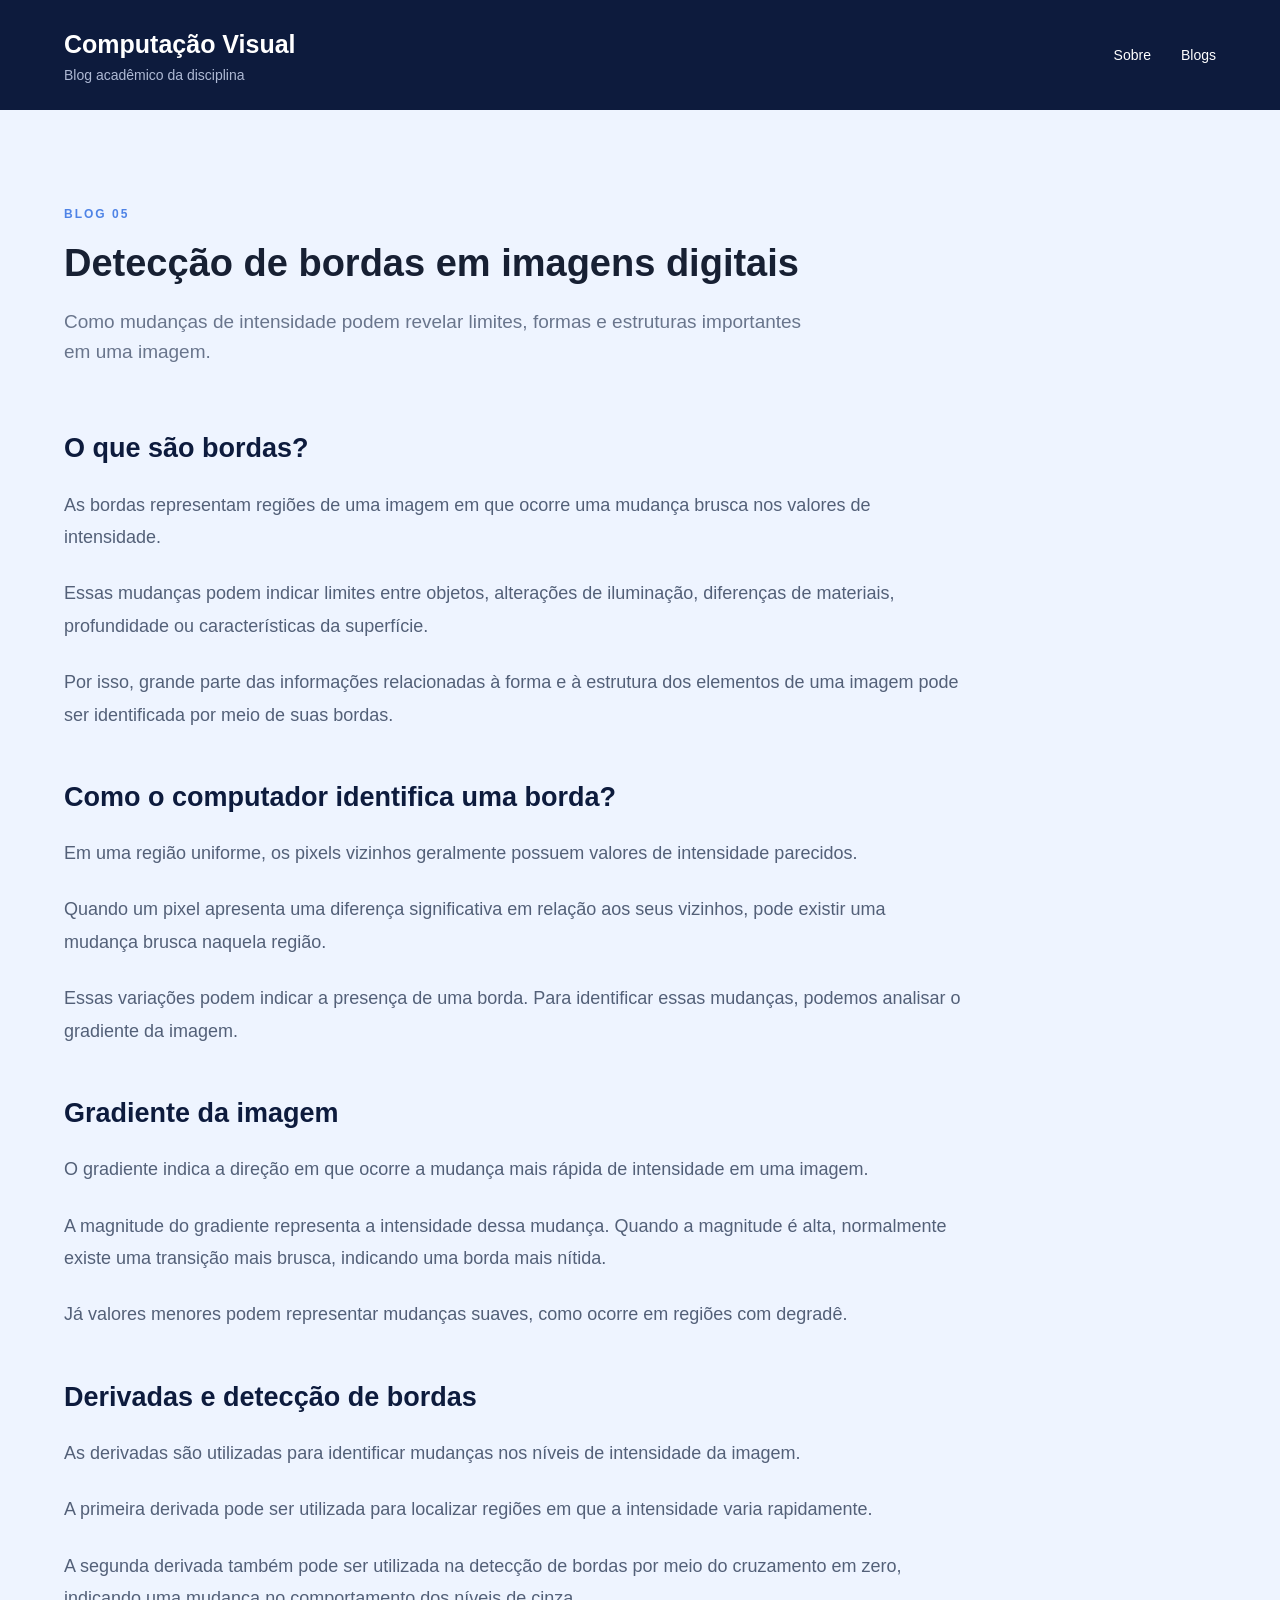
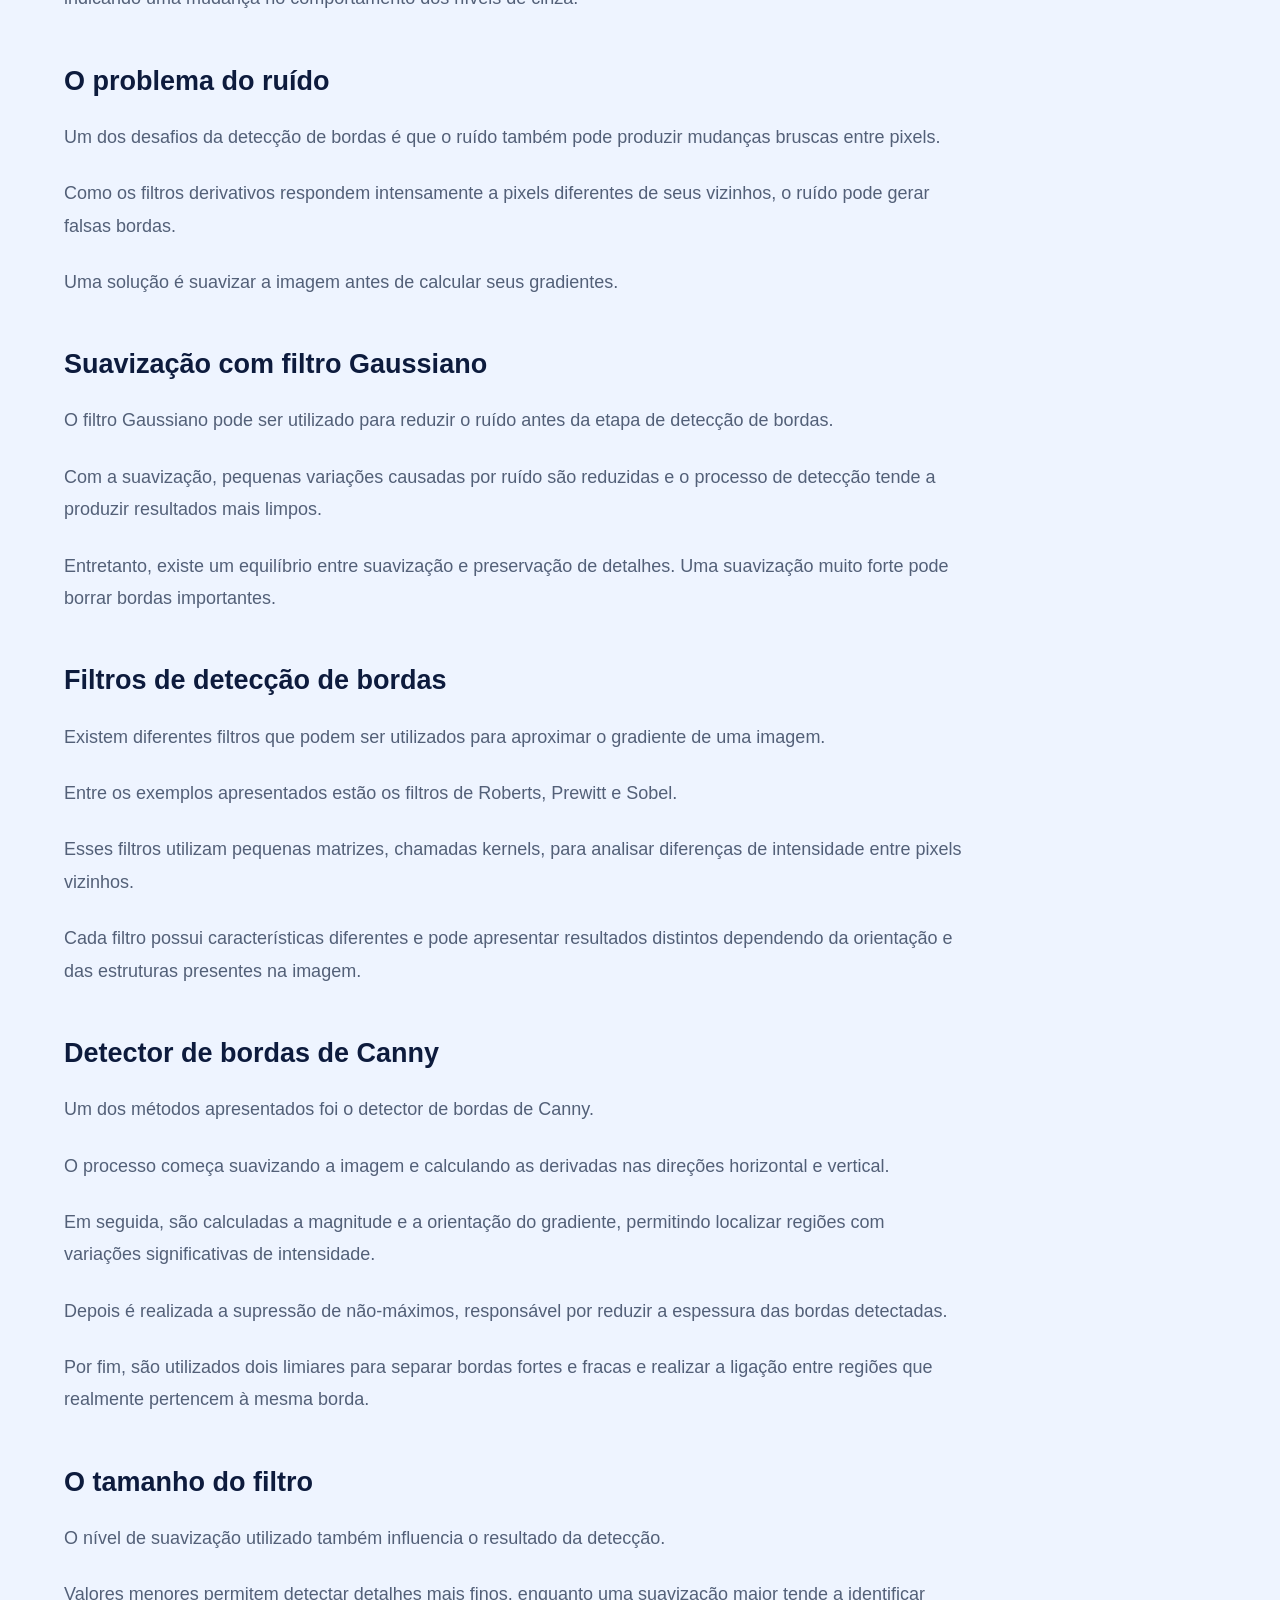
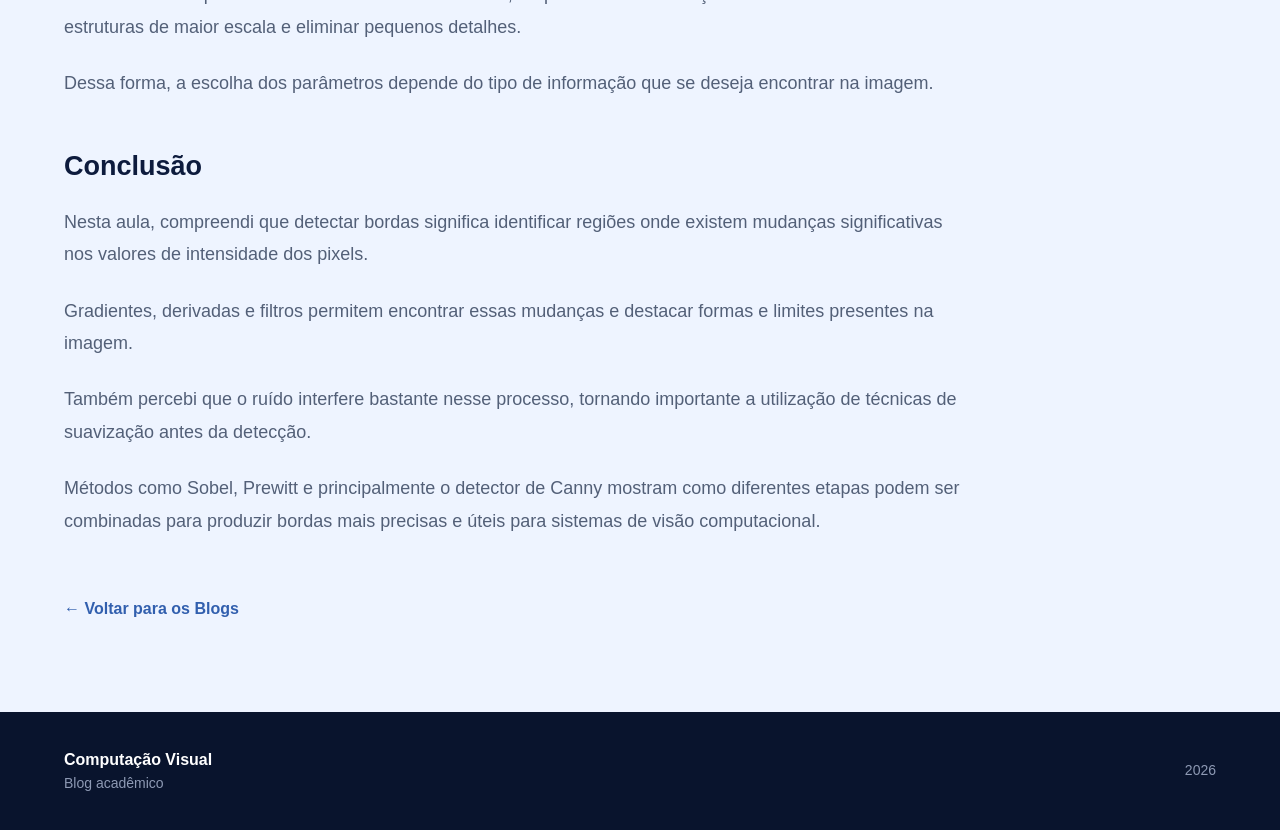
<file: blog5.html>
<!DOCTYPE html>
<html lang="pt-br">

<head>
    <meta charset="UTF-8">
    <meta name="viewport" content="width=device-width, initial-scale=1.0">

    <title>Blog 05 | Computação Visual</title>

    <link rel="stylesheet" href="style.css?v=10">
</head>

<body>

    <header class="topo">
        <div class="container topo-conteudo">

            <div class="marca">
                <h1>Computação Visual</h1>
                <p>Blog acadêmico da disciplina</p>
            </div>

            <nav>
                <a href="index.html#sobre">Sobre</a>
                <a href="index.html#blogs">Blogs</a>
            </nav>

        </div>
    </header>


    <main class="container">

        <section class="post-pagina">

            <div class="post-cabecalho">

                <span class="categoria">
                    BLOG 05
                </span>

                <h1>
                    Detecção de bordas em imagens digitais
                </h1>

                <p class="post-subtitulo">
                    Como mudanças de intensidade podem revelar limites,
                    formas e estruturas importantes em uma imagem.
                </p>

            </div>


            <article>

                <h2>
                    O que são bordas?
                </h2>

                <p>
                    As bordas representam regiões de uma imagem em que ocorre
                    uma mudança brusca nos valores de intensidade.
                </p>

                <p>
                    Essas mudanças podem indicar limites entre objetos,
                    alterações de iluminação, diferenças de materiais,
                    profundidade ou características da superfície.
                </p>

                <p>
                    Por isso, grande parte das informações relacionadas à
                    forma e à estrutura dos elementos de uma imagem pode ser
                    identificada por meio de suas bordas.
                </p>


                <h2>
                    Como o computador identifica uma borda?
                </h2>

                <p>
                    Em uma região uniforme, os pixels vizinhos geralmente
                    possuem valores de intensidade parecidos.
                </p>

                <p>
                    Quando um pixel apresenta uma diferença significativa em
                    relação aos seus vizinhos, pode existir uma mudança brusca
                    naquela região.
                </p>

                <p>
                    Essas variações podem indicar a presença de uma borda.
                    Para identificar essas mudanças, podemos analisar o
                    gradiente da imagem.
                </p>


                <h2>
                    Gradiente da imagem
                </h2>

                <p>
                    O gradiente indica a direção em que ocorre a mudança mais
                    rápida de intensidade em uma imagem.
                </p>

                <p>
                    A magnitude do gradiente representa a intensidade dessa
                    mudança. Quando a magnitude é alta, normalmente existe
                    uma transição mais brusca, indicando uma borda mais nítida.
                </p>

                <p>
                    Já valores menores podem representar mudanças suaves,
                    como ocorre em regiões com degradê.
                </p>


                <h2>
                    Derivadas e detecção de bordas
                </h2>

                <p>
                    As derivadas são utilizadas para identificar mudanças nos
                    níveis de intensidade da imagem.
                </p>

                <p>
                    A primeira derivada pode ser utilizada para localizar
                    regiões em que a intensidade varia rapidamente.
                </p>

                <p>
                    A segunda derivada também pode ser utilizada na detecção
                    de bordas por meio do cruzamento em zero, indicando uma
                    mudança no comportamento dos níveis de cinza.
                </p>


                <h2>
                    O problema do ruído
                </h2>

                <p>
                    Um dos desafios da detecção de bordas é que o ruído também
                    pode produzir mudanças bruscas entre pixels.
                </p>

                <p>
                    Como os filtros derivativos respondem intensamente a pixels
                    diferentes de seus vizinhos, o ruído pode gerar falsas bordas.
                </p>

                <p>
                    Uma solução é suavizar a imagem antes de calcular seus
                    gradientes.
                </p>


                <h2>
                    Suavização com filtro Gaussiano
                </h2>

                <p>
                    O filtro Gaussiano pode ser utilizado para reduzir o ruído
                    antes da etapa de detecção de bordas.
                </p>

                <p>
                    Com a suavização, pequenas variações causadas por ruído
                    são reduzidas e o processo de detecção tende a produzir
                    resultados mais limpos.
                </p>

                <p>
                    Entretanto, existe um equilíbrio entre suavização e
                    preservação de detalhes. Uma suavização muito forte pode
                    borrar bordas importantes.
                </p>


                <h2>
                    Filtros de detecção de bordas
                </h2>

                <p>
                    Existem diferentes filtros que podem ser utilizados para
                    aproximar o gradiente de uma imagem.
                </p>

                <p>
                    Entre os exemplos apresentados estão os filtros de Roberts,
                    Prewitt e Sobel.
                </p>

                <p>
                    Esses filtros utilizam pequenas matrizes, chamadas kernels,
                    para analisar diferenças de intensidade entre pixels
                    vizinhos.
                </p>

                <p>
                    Cada filtro possui características diferentes e pode
                    apresentar resultados distintos dependendo da orientação
                    e das estruturas presentes na imagem.
                </p>


                <h2>
                    Detector de bordas de Canny
                </h2>

                <p>
                    Um dos métodos apresentados foi o detector de bordas de Canny.
                </p>

                <p>
                    O processo começa suavizando a imagem e calculando as
                    derivadas nas direções horizontal e vertical.
                </p>

                <p>
                    Em seguida, são calculadas a magnitude e a orientação do
                    gradiente, permitindo localizar regiões com variações
                    significativas de intensidade.
                </p>

                <p>
                    Depois é realizada a supressão de não-máximos, responsável
                    por reduzir a espessura das bordas detectadas.
                </p>

                <p>
                    Por fim, são utilizados dois limiares para separar bordas
                    fortes e fracas e realizar a ligação entre regiões que
                    realmente pertencem à mesma borda.
                </p>


                <h2>
                    O tamanho do filtro
                </h2>

                <p>
                    O nível de suavização utilizado também influencia o resultado
                    da detecção.
                </p>

                <p>
                    Valores menores permitem detectar detalhes mais finos,
                    enquanto uma suavização maior tende a identificar estruturas
                    de maior escala e eliminar pequenos detalhes.
                </p>

                <p>
                    Dessa forma, a escolha dos parâmetros depende do tipo de
                    informação que se deseja encontrar na imagem.
                </p>


                <h2>
                    Conclusão
                </h2>

                <p>
                    Nesta aula, compreendi que detectar bordas significa
                    identificar regiões onde existem mudanças significativas
                    nos valores de intensidade dos pixels.
                </p>

                <p>
                    Gradientes, derivadas e filtros permitem encontrar essas
                    mudanças e destacar formas e limites presentes na imagem.
                </p>

                <p>
                    Também percebi que o ruído interfere bastante nesse processo,
                    tornando importante a utilização de técnicas de suavização
                    antes da detecção.
                </p>

                <p>
                    Métodos como Sobel, Prewitt e principalmente o detector de
                    Canny mostram como diferentes etapas podem ser combinadas
                    para produzir bordas mais precisas e úteis para sistemas
                    de visão computacional.
                </p>


                <a href="index.html#blogs" class="voltar-blog">
                    ← Voltar para os Blogs
                </a>

            </article>

        </section>

    </main>


    <footer>

        <div class="container rodape-conteudo">

            <div>
                <strong>Computação Visual</strong>
                <p>Blog acadêmico</p>
            </div>

            <p>2026</p>

        </div>

    </footer>

</body>

</html>
</file>
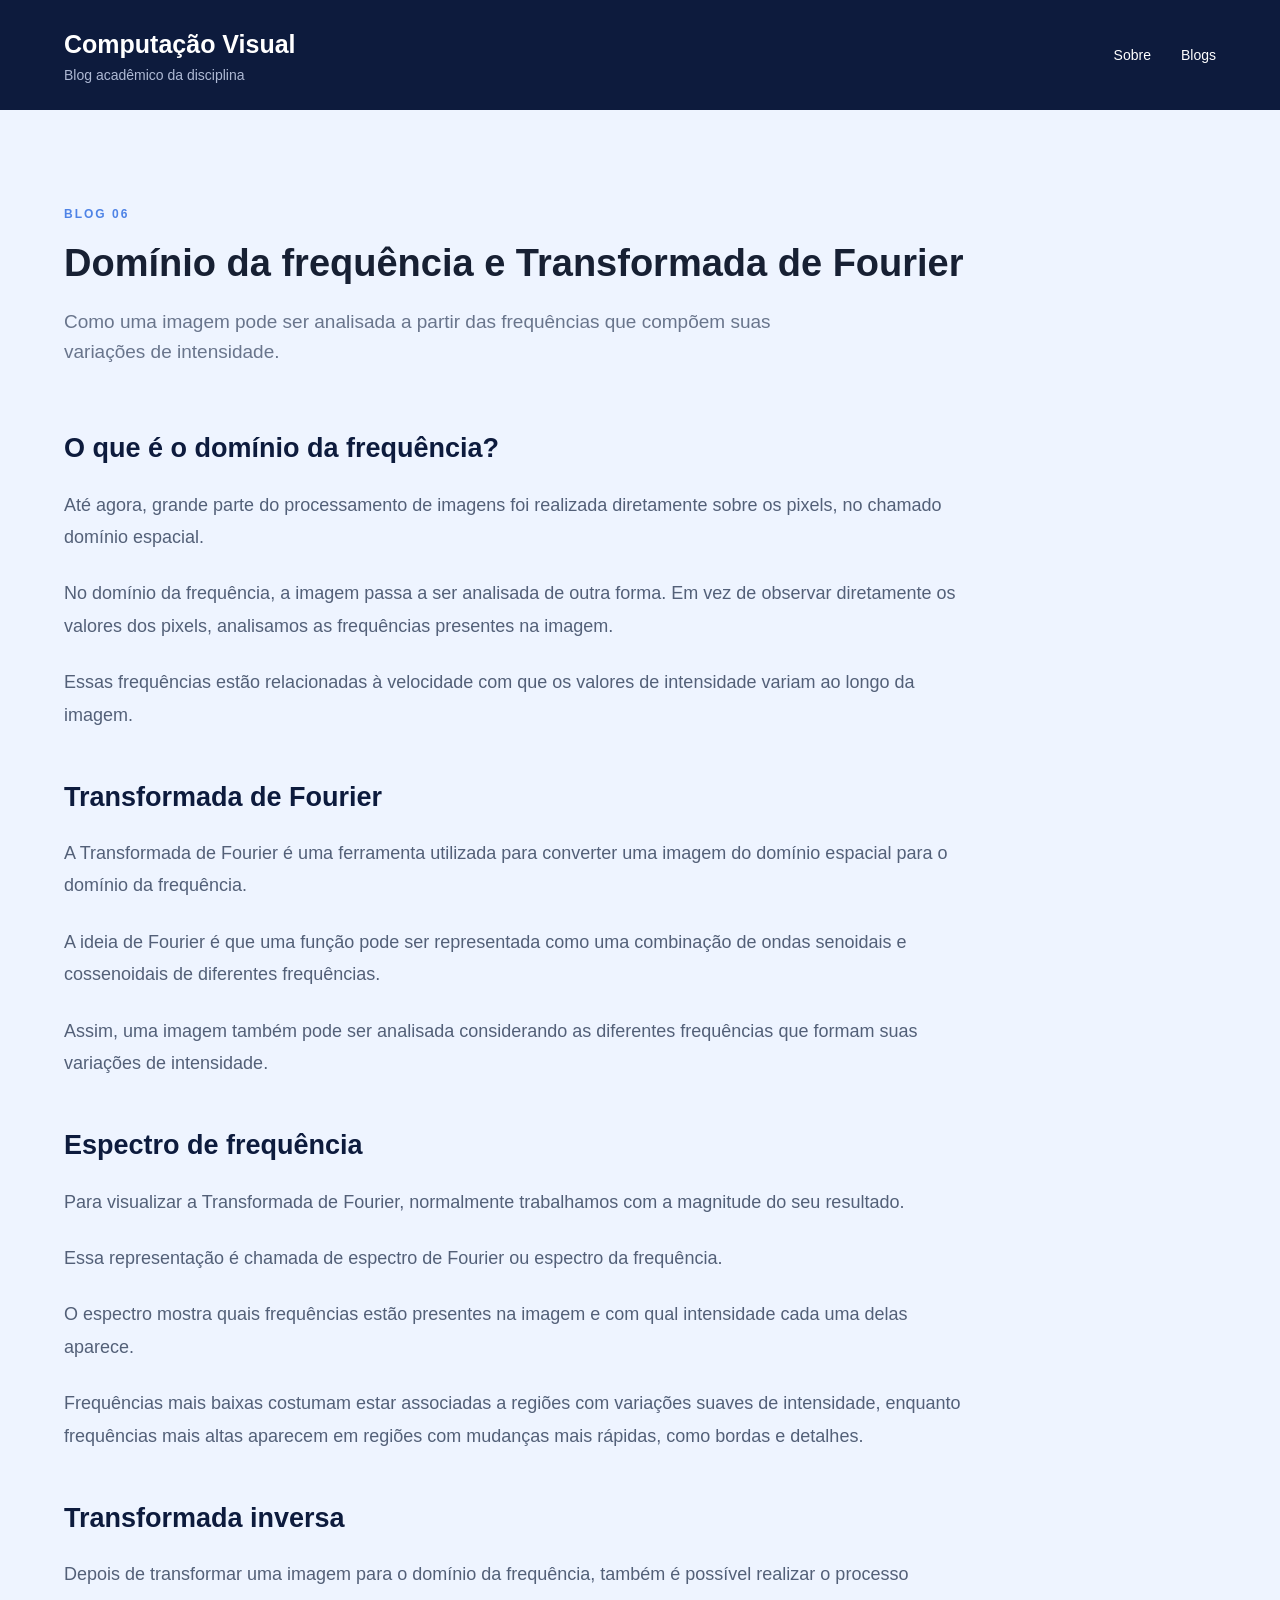
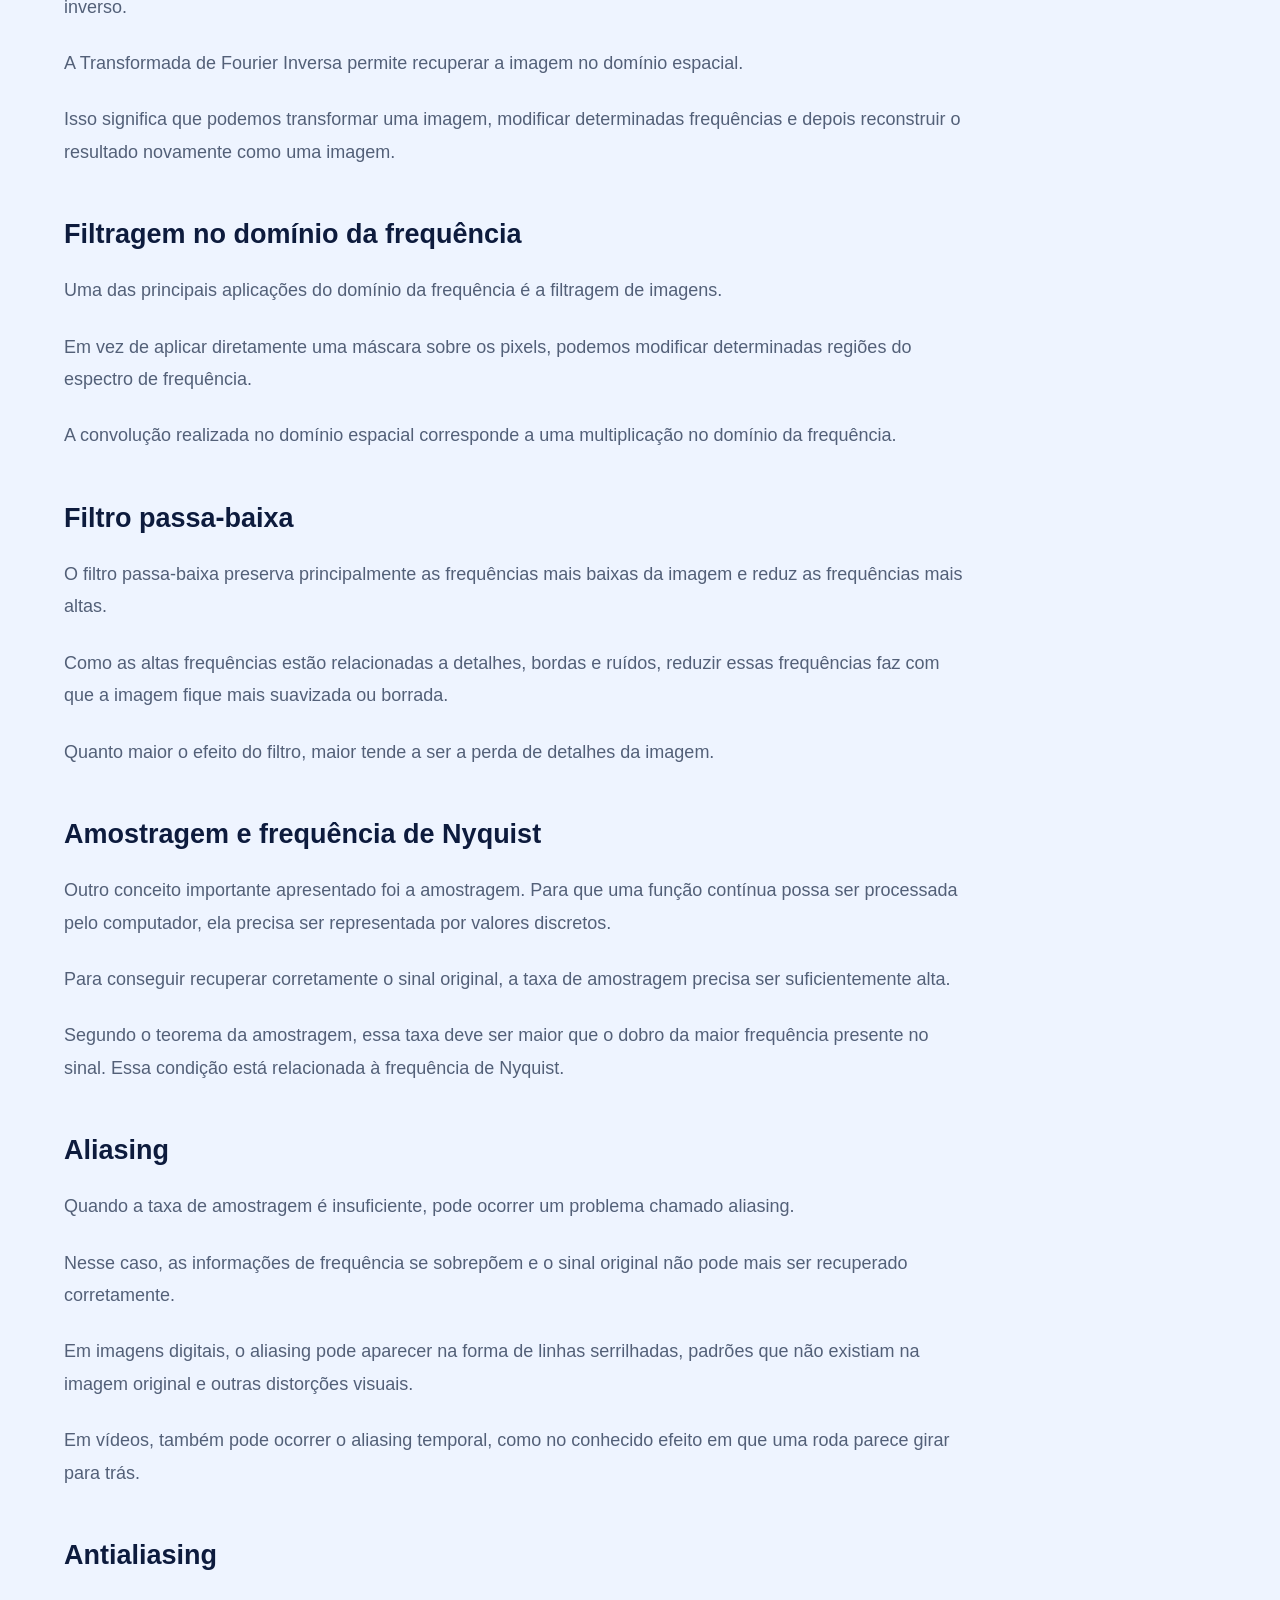
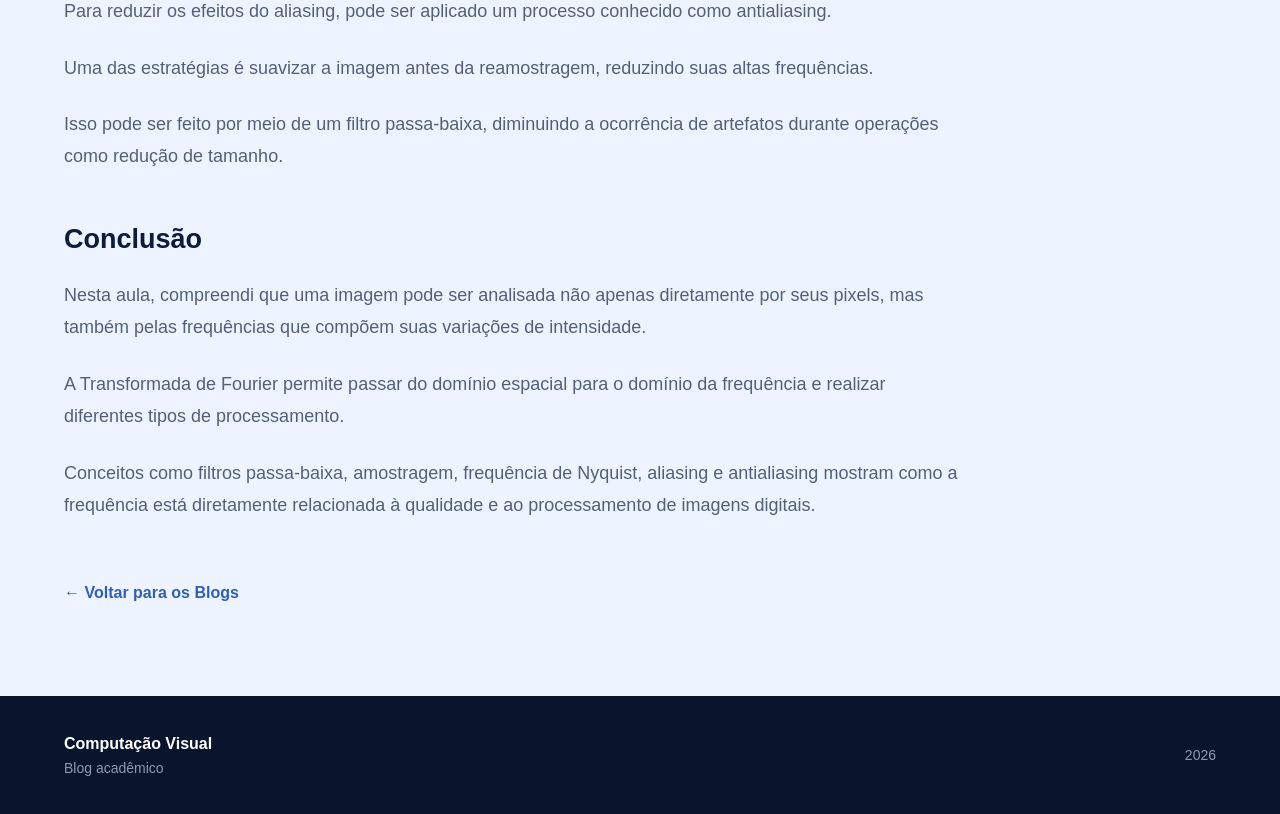
<file: blog6.html>
<!DOCTYPE html>
<html lang="pt-br">

<head>
    <meta charset="UTF-8">
    <meta name="viewport" content="width=device-width, initial-scale=1.0">

    <title>Blog 06 | Computação Visual</title>

    <link rel="stylesheet" href="style.css?v=11">
</head>

<body>

    <header class="topo">
        <div class="container topo-conteudo">

            <div class="marca">
                <h1>Computação Visual</h1>
                <p>Blog acadêmico da disciplina</p>
            </div>

            <nav>
                <a href="index.html#sobre">Sobre</a>
                <a href="index.html#blogs">Blogs</a>
            </nav>

        </div>
    </header>


    <main class="container">

        <section class="post-pagina">

            <div class="post-cabecalho">

                <span class="categoria">
                    BLOG 06
                </span>

                <h1>
                    Domínio da frequência e Transformada de Fourier
                </h1>

                <p class="post-subtitulo">
                    Como uma imagem pode ser analisada a partir das frequências
                    que compõem suas variações de intensidade.
                </p>

            </div>


            <article>

                <h2>
                    O que é o domínio da frequência?
                </h2>

                <p>
                    Até agora, grande parte do processamento de imagens foi
                    realizada diretamente sobre os pixels, no chamado domínio
                    espacial.
                </p>

                <p>
                    No domínio da frequência, a imagem passa a ser analisada
                    de outra forma. Em vez de observar diretamente os valores
                    dos pixels, analisamos as frequências presentes na imagem.
                </p>

                <p>
                    Essas frequências estão relacionadas à velocidade com que
                    os valores de intensidade variam ao longo da imagem.
                </p>


                <h2>
                    Transformada de Fourier
                </h2>

                <p>
                    A Transformada de Fourier é uma ferramenta utilizada para
                    converter uma imagem do domínio espacial para o domínio
                    da frequência.
                </p>

                <p>
                    A ideia de Fourier é que uma função pode ser representada
                    como uma combinação de ondas senoidais e cossenoidais de
                    diferentes frequências.
                </p>

                <p>
                    Assim, uma imagem também pode ser analisada considerando
                    as diferentes frequências que formam suas variações de
                    intensidade.
                </p>


                <h2>
                    Espectro de frequência
                </h2>

                <p>
                    Para visualizar a Transformada de Fourier, normalmente
                    trabalhamos com a magnitude do seu resultado.
                </p>

                <p>
                    Essa representação é chamada de espectro de Fourier ou
                    espectro da frequência.
                </p>

                <p>
                    O espectro mostra quais frequências estão presentes na
                    imagem e com qual intensidade cada uma delas aparece.
                </p>

                <p>
                    Frequências mais baixas costumam estar associadas a regiões
                    com variações suaves de intensidade, enquanto frequências
                    mais altas aparecem em regiões com mudanças mais rápidas,
                    como bordas e detalhes.
                </p>


                <h2>
                    Transformada inversa
                </h2>

                <p>
                    Depois de transformar uma imagem para o domínio da frequência,
                    também é possível realizar o processo inverso.
                </p>

                <p>
                    A Transformada de Fourier Inversa permite recuperar a imagem
                    no domínio espacial.
                </p>

                <p>
                    Isso significa que podemos transformar uma imagem, modificar
                    determinadas frequências e depois reconstruir o resultado
                    novamente como uma imagem.
                </p>


                <h2>
                    Filtragem no domínio da frequência
                </h2>

                <p>
                    Uma das principais aplicações do domínio da frequência é
                    a filtragem de imagens.
                </p>

                <p>
                    Em vez de aplicar diretamente uma máscara sobre os pixels,
                    podemos modificar determinadas regiões do espectro de
                    frequência.
                </p>

                <p>
                    A convolução realizada no domínio espacial corresponde
                    a uma multiplicação no domínio da frequência.
                </p>


                <h2>
                    Filtro passa-baixa
                </h2>

                <p>
                    O filtro passa-baixa preserva principalmente as frequências
                    mais baixas da imagem e reduz as frequências mais altas.
                </p>

                <p>
                    Como as altas frequências estão relacionadas a detalhes,
                    bordas e ruídos, reduzir essas frequências faz com que a
                    imagem fique mais suavizada ou borrada.
                </p>

                <p>
                    Quanto maior o efeito do filtro, maior tende a ser a perda
                    de detalhes da imagem.
                </p>


                <h2>
                    Amostragem e frequência de Nyquist
                </h2>

                <p>
                    Outro conceito importante apresentado foi a amostragem.
                    Para que uma função contínua possa ser processada pelo
                    computador, ela precisa ser representada por valores
                    discretos.
                </p>

                <p>
                    Para conseguir recuperar corretamente o sinal original,
                    a taxa de amostragem precisa ser suficientemente alta.
                </p>

                <p>
                    Segundo o teorema da amostragem, essa taxa deve ser maior
                    que o dobro da maior frequência presente no sinal.
                    Essa condição está relacionada à frequência de Nyquist.
                </p>


                <h2>
                    Aliasing
                </h2>

                <p>
                    Quando a taxa de amostragem é insuficiente, pode ocorrer
                    um problema chamado aliasing.
                </p>

                <p>
                    Nesse caso, as informações de frequência se sobrepõem e
                    o sinal original não pode mais ser recuperado corretamente.
                </p>

                <p>
                    Em imagens digitais, o aliasing pode aparecer na forma de
                    linhas serrilhadas, padrões que não existiam na imagem
                    original e outras distorções visuais.
                </p>

                <p>
                    Em vídeos, também pode ocorrer o aliasing temporal, como
                    no conhecido efeito em que uma roda parece girar para trás.
                </p>


                <h2>
                    Antialiasing
                </h2>

                <p>
                    Para reduzir os efeitos do aliasing, pode ser aplicado um
                    processo conhecido como antialiasing.
                </p>

                <p>
                    Uma das estratégias é suavizar a imagem antes da
                    reamostragem, reduzindo suas altas frequências.
                </p>

                <p>
                    Isso pode ser feito por meio de um filtro passa-baixa,
                    diminuindo a ocorrência de artefatos durante operações
                    como redução de tamanho.
                </p>


                <h2>
                    Conclusão
                </h2>

                <p>
                    Nesta aula, compreendi que uma imagem pode ser analisada
                    não apenas diretamente por seus pixels, mas também pelas
                    frequências que compõem suas variações de intensidade.
                </p>

                <p>
                    A Transformada de Fourier permite passar do domínio espacial
                    para o domínio da frequência e realizar diferentes tipos
                    de processamento.
                </p>

                <p>
                    Conceitos como filtros passa-baixa, amostragem, frequência
                    de Nyquist, aliasing e antialiasing mostram como a frequência
                    está diretamente relacionada à qualidade e ao processamento
                    de imagens digitais.
                </p>


                <a href="index.html#blogs" class="voltar-blog">
                    ← Voltar para os Blogs
                </a>

            </article>

        </section>

    </main>


    <footer>

        <div class="container rodape-conteudo">

            <div>
                <strong>Computação Visual</strong>
                <p>Blog acadêmico</p>
            </div>

            <p>2026</p>

        </div>

    </footer>

</body>

</html>
</file>
<file: style.css>
/* CONFIGURAÇÕES GERAIS */

* {
    margin: 0;
    padding: 0;
    box-sizing: border-box;
}

html {
    scroll-behavior: smooth;
}

body {
    font-family: Arial, Helvetica, sans-serif;
    background-color: #eef4ff;
    color: #172033;
    line-height: 1.6;
}

.container {
    width: 90%;
    max-width: 1180px;
    margin: 0 auto;
}


/* TOPO */

.topo {
    background-color: #0d1b3d;
    color: white;
    padding: 24px 0;
}

.topo-conteudo {
    display: flex;
    justify-content: space-between;
    align-items: center;
    gap: 30px;
}

.marca h1 {
    font-size: 25px;
    font-weight: 700;
}

.marca p {
    color: #aeb9d4;
    font-size: 14px;
}

nav {
    display: flex;
    gap: 30px;
}

nav a {
    color: white;
    text-decoration: none;
    font-size: 14px;
    transition: 0.3s;
}

nav a:hover {
    color: #75a7ff;
}


/* HERO */

.hero {
    background-color: #0d1b3d;
    color: white;
    padding: 90px 0 110px;
}

.hero-conteudo {
    display: flex;
    align-items: center;
    justify-content: space-between;
    gap: 60px;
}

.hero-texto {
    max-width: 720px;
}

.etiqueta {
    display: inline-block;
    color: #82adff;
    font-size: 13px;
    font-weight: bold;
    letter-spacing: 3px;
    margin-bottom: 20px;
}

.hero h2 {
    font-size: 58px;
    line-height: 1.1;
    max-width: 750px;
    margin-bottom: 25px;
}

.hero p {
    color: #c2cbe0;
    font-size: 18px;
    max-width: 650px;
    margin-bottom: 35px;
}

.botao {
    display: inline-block;
    background-color: #4e83e6;
    color: white;
    text-decoration: none;
    padding: 14px 26px;
    border-radius: 8px;
    font-weight: bold;
    transition: 0.3s;
}

.botao:hover {
    background-color: #6d9af0;
}

.hero-detalhe {
    font-size: 180px;
    font-weight: bold;
    color: rgba(255, 255, 255, 0.05);
}


/* TÍTULOS DAS SEÇÕES */

.titulo-secao {
    margin-bottom: 45px;
}

.titulo-secao span {
    color: #4e83e6;
    font-size: 13px;
    font-weight: bold;
    letter-spacing: 3px;
}

.titulo-secao h2 {
    font-size: 42px;
    margin-top: 8px;
}


/* SOBRE */

.sobre {
    background-color: transparent !important;
    padding: 95px 0;
}

.sobre-conteudo {
    max-width: 750px;
}

.sobre-conteudo p {
    font-size: 18px;
    color: #536078;
}


/* BLOGS */

.secao-blogs {
    padding: 100px 0;
}

.grid-blogs {
    display: grid;
    grid-template-columns: repeat(2, 1fr);
    gap: 28px;
}

.card-blog {
    background-color: white;
    border-radius: 16px;
    overflow: hidden;
    display: flex;
    min-height: 260px;
    border: 1px solid #e8edf6;
    box-shadow: 0 10px 35px rgba(28, 52, 94, 0.06);
    transition: 0.3s;
}

.card-blog:hover {
    transform: translateY(-6px);
    box-shadow: 0 18px 40px rgba(28, 52, 94, 0.12);
}

.numero-blog {
    width: 100px;
    min-width: 100px;
    flex: 0 0 100px;
    background-color: #0d1b3d;
    color: white;
    font-size: 33px;
    font-weight: bold;
    display: flex;
    justify-content: center;
    align-items: center;
}

.card-conteudo {
    padding: 35px;
    display: flex;
    flex-direction: column;
    flex: 1;
}

.categoria {
    font-size: 12px;
    letter-spacing: 2px;
    font-weight: bold;
    color: #4e83e6;
}

.card-conteudo h3 {
    margin: 12px 0 15px;
    font-size: 26px;
}

.card-conteudo p {
    color: #69758c;
    margin-bottom: 25px;
}

.card-conteudo a {
    color: #315fae;
    text-decoration: none;
    font-weight: bold;
    margin-top: auto;
}

.card-conteudo a:hover {
    text-decoration: underline;
}

.em-breve {
    color: #a2aaba;
    font-weight: bold;
    font-size: 14px;
}


/* RODAPÉ */

footer {
    background-color: #09142d;
    color: white;
    padding: 35px 0;
}

.rodape-conteudo {
    display: flex;
    justify-content: space-between;
    align-items: center;
}

.rodape-conteudo p {
    color: #8e9ab4;
    font-size: 14px;
}


/* PÁGINA DOS POSTS */

.post-pagina {
    padding: 90px 0;
    max-width: 900px;
}

.post-cabecalho {
    margin-bottom: 60px;
}

.post-cabecalho h1 {
    font-size: 38px;
    line-height: 1.2;
    margin: 15px 0 20px;
    color: #172033;
}

.post-subtitulo {
    font-size: 19px;
    color: #69758c;
    max-width: 750px;
}


/* POSTS COM CAIXA BRANCA */

.post-conteudo {
    background-color: white;
    padding: 50px;
    border-radius: 16px;
    box-shadow: 0 10px 35px rgba(28, 52, 94, 0.06);
}


/* TEXTOS DE TODOS OS POSTS */

.post-pagina article h2 {
    font-size: 27px;
    margin-top: 45px;
    margin-bottom: 18px;
    color: #0d1b3d;
}

.post-pagina article h2:first-child {
    margin-top: 0;
}

.post-pagina article p {
    font-size: 18px;
    line-height: 1.8;
    color: #536078;
    margin-bottom: 24px;
}


/* BOTÃO VOLTAR */

.voltar-blog {
    display: inline-block;
    margin-top: 35px;
    color: #315fae;
    text-decoration: none;
    font-weight: bold;
}

.voltar-blog:hover {
    text-decoration: underline;
}


/* CELULAR */

@media (max-width: 800px) {

    .topo-conteudo {
        flex-direction: column;
        align-items: flex-start;
    }

    nav {
        gap: 18px;
    }

    .hero {
        padding: 70px 0;
    }

    .hero-conteudo {
        display: block;
    }

    .hero h2 {
        font-size: 40px;
    }

    .hero-detalhe {
        display: none;
    }

    .sobre-conteudo {
        max-width: 100%;
    }

    .grid-blogs {
        grid-template-columns: 1fr;
    }

    .card-blog {
        min-height: auto;
    }

    .numero-blog {
        width: 75px;
        min-width: 75px;
        flex: 0 0 75px;
        font-size: 28px;
    }

    .titulo-secao h2 {
        font-size: 34px;
    }

    .rodape-conteudo {
        flex-direction: column;
        align-items: flex-start;
        gap: 10px;
    }

    .post-pagina {
        padding: 60px 0;
    }

    .post-cabecalho h1 {
        font-size: 32px;
    }

    .post-subtitulo {
        font-size: 17px;
    }

    .post-conteudo {
        padding: 28px;
    }

    .post-pagina article h2 {
        font-size: 24px;
        margin-top: 35px;
        margin-bottom: 15px;
    }

    .post-pagina article p {
        font-size: 17px;
        line-height: 1.7;
        margin-bottom: 20px;
    }
}
</file>
